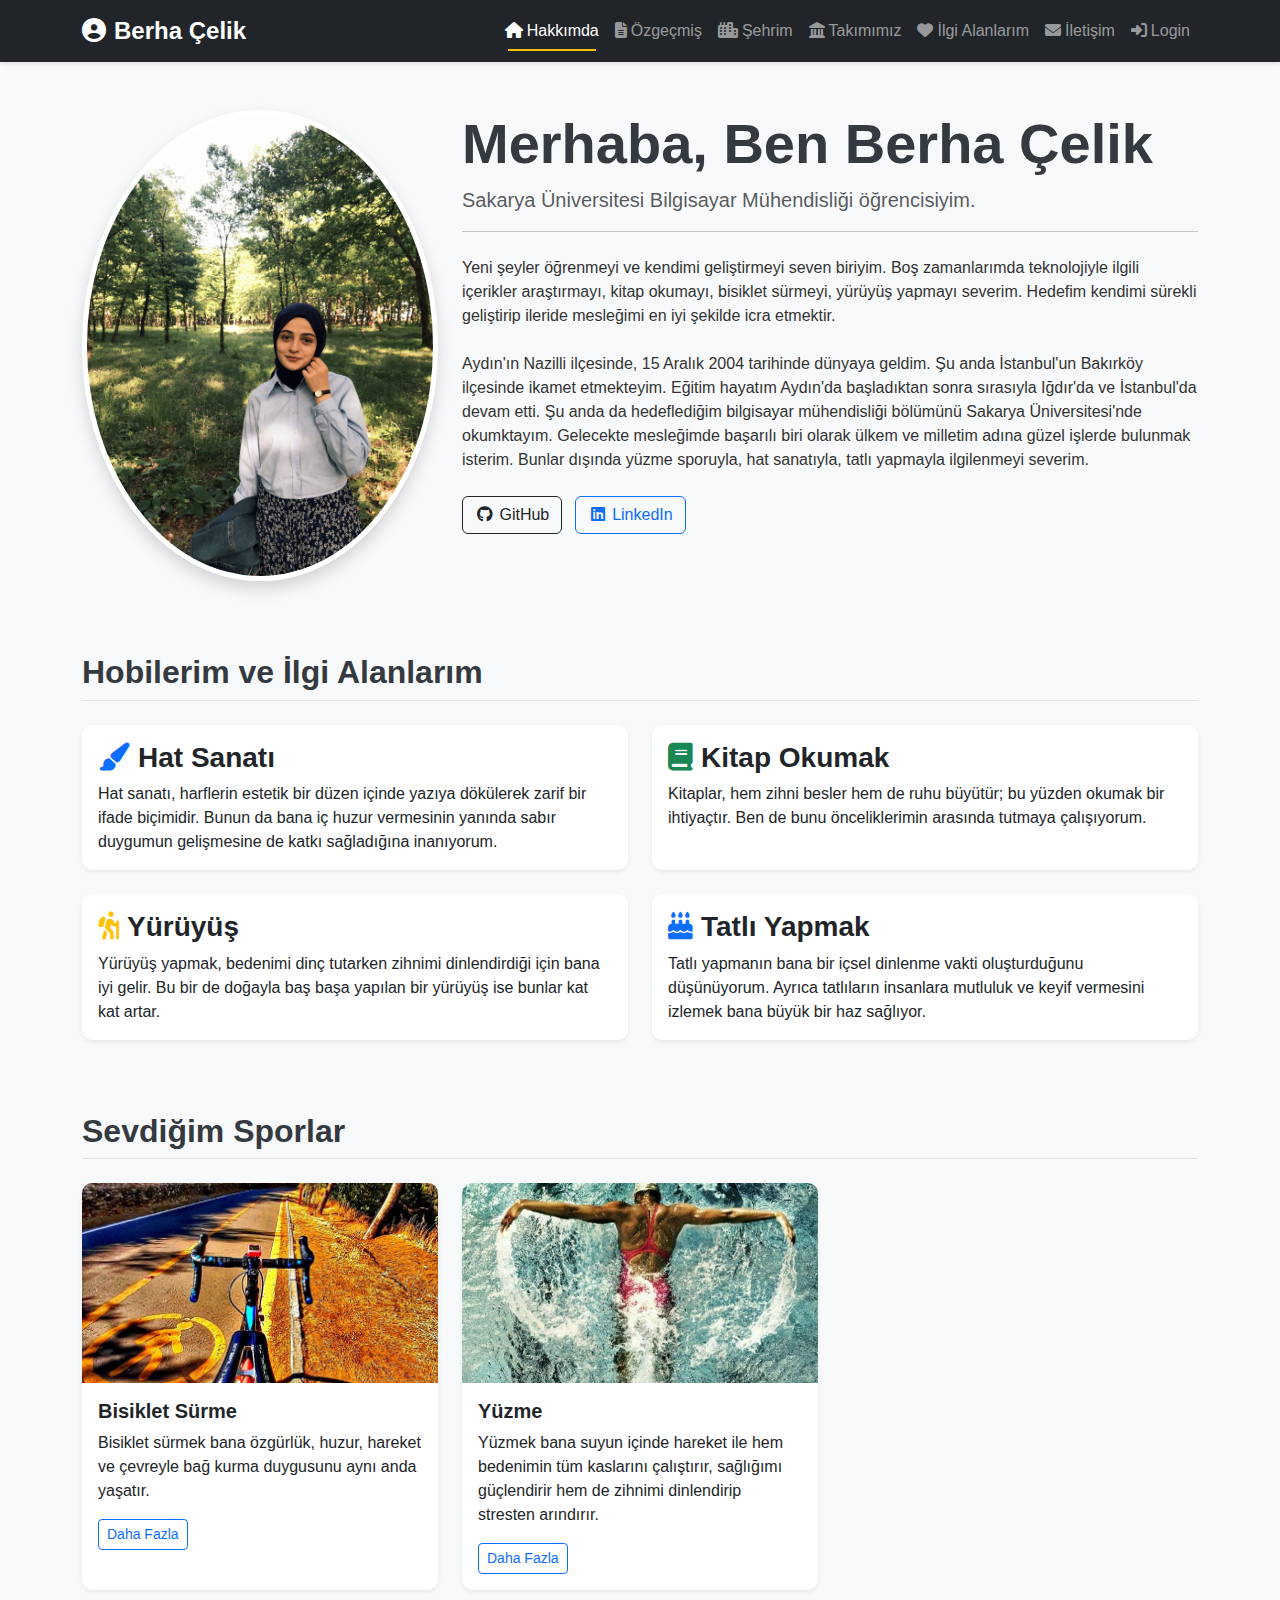
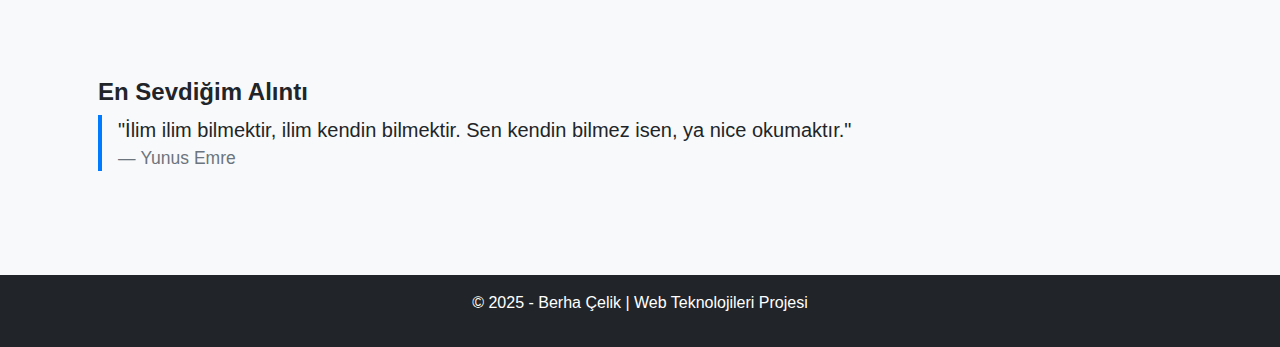
<file: index.html>
<!DOCTYPE html>
<html lang="tr">
<head>
    <meta charset="UTF-8">
    <meta name="viewport" content="width=device-width, initial-scale=1.0">
    <title>Kişisel Web Sitem - Hakkımda</title>
    <!-- Bootstrap CSS -->
    <link href="https://cdn.jsdelivr.net/npm/bootstrap@5.3.2/dist/css/bootstrap.min.css" rel="stylesheet">
    <!-- Font Awesome (ikonlar için) -->
    <link rel="stylesheet" href="https://cdnjs.cloudflare.com/ajax/libs/font-awesome/6.4.0/css/all.min.css">
    <!-- Kendi CSS Dosyamız -->
    <link rel="stylesheet" href="css/style.css">
</head>
<body>
    <header>
        <nav class="navbar navbar-expand-lg navbar-dark bg-dark">
            <div class="container">
                <a class="navbar-brand" href="index.html">
                    <i class="fas fa-user-circle me-2"></i>Berha Çelik
                </a>
                
                <!-- Mobil görünüm için hamburger menü -->
                <button class="navbar-toggler" type="button" data-bs-toggle="collapse" data-bs-target="#navbarNav">
                    <span class="navbar-toggler-icon"></span>
                </button>
                
                <!-- Navbar Linkleri -->
                <div class="collapse navbar-collapse" id="navbarNav">
                    <ul class="navbar-nav ms-auto">
                        <li class="nav-item">
                            <a class="nav-link active" href="index.html">
                                <i class="fas fa-home me-1"></i>Hakkımda
                            </a>
                        </li>
                        <li class="nav-item">
                            <a class="nav-link" href="ozgecmis.html">
                                <i class="fas fa-file-alt me-1"></i>Özgeçmiş
                            </a>
                        </li>
                        <li class="nav-item">
                            <a class="nav-link" href="sehrim.html">
                                <i class="fas fa-city me-1"></i>Şehrim
                            </a>
                        </li>
                        <li class="nav-item">
                            <a class="nav-link" href="takimimiz.html">
                                <i class="fas fa-landmark me-1"></i>Takımımız
                            </a>
                        </li>
                        <li class="nav-item">
                            <a class="nav-link" href="ilgi-alanlarim.html">
                                <i class="fas fa-heart me-1"></i>İlgi Alanlarım
                            </a>
                        </li>
                        <li class="nav-item">
                            <a class="nav-link" href="iletisim.html">
                                <i class="fas fa-envelope me-1"></i>İletişim
                            </a>
                        </li>
                        <li class="nav-item">
                            <a class="nav-link" href="login.html">
                                <i class="fas fa-sign-in-alt me-1"></i>Login
                            </a>
                        </li>
                    </ul>
                </div>
            </div>
        </nav>
    </header>
    
    <main>
    <div class="container my-5">
        <!-- Karşılama Bölümü -->
        <div class="row mb-5">
            <div class="col-md-4 mb-4">
                <img src="img/profilFoto.jpg" alt="Profil Fotoğrafı" class="img-fluid rounded-circle shadow">
            </div>
            <div class="col-md-8">
                <h1 class="display-4">Merhaba, Ben Berha Çelik</h1>
                <p class="lead text-muted">
                    Sakarya Üniversitesi Bilgisayar Mühendisliği öğrencisiyim.
                </p>
                <hr>
                <p class="my-4">
                    Yeni şeyler öğrenmeyi ve kendimi geliştirmeyi seven biriyim. Boş zamanlarımda teknolojiyle ilgili içerikler araştırmayı, kitap okumayı, bisiklet sürmeyi, 
                    yürüyüş yapmayı severim.
                    Hedefim kendimi sürekli geliştirip ileride mesleğimi en iyi şekilde icra etmektir.
                </p>
                <p>
                    Aydın'ın Nazilli ilçesinde, 15 Aralık 2004 tarihinde dünyaya geldim. Şu anda İstanbul'un Bakırköy ilçesinde ikamet etmekteyim. Eğitim hayatım
                    Aydın'da başladıktan sonra sırasıyla Iğdır'da ve İstanbul'da devam etti. Şu anda da hedeflediğim bilgisayar mühendisliği bölümünü Sakarya Üniversitesi'nde 
                    okumktayım. Gelecekte mesleğimde başarılı biri olarak ülkem ve milletim adına güzel işlerde bulunmak isterim. Bunlar dışında yüzme sporuyla, hat sanatıyla,
                    tatlı yapmayla ilgilenmeyi severim.
                </p>

                <div class="mt-4">
                    <a href="https://github.com/BerhaCelik" class="btn btn-outline-dark me-2">
                        <i class="fab fa-github"></i> GitHub
                    </a>
                    <a href="https://www.linkedin.com/in/berha-çelik-627295320" class="btn btn-outline-primary me-2">
                        <i class="fab fa-linkedin"></i> LinkedIn
                        </a>
                </div>
            </div>
        </div>
        
        <!-- Hobilerim Bölümü -->
        <div class="row mt-5">
            <div class="col-12">
                <h2 class="border-bottom pb-2 mb-4">Hobilerim ve İlgi Alanlarım</h2>
            </div>
            
            <div class="col-md-6 mb-4">
                <div class="card h-100 shadow-sm">
                    <div class="card-body">
                        <h3 class="card-title">
                            <i class="fas fa-paint-brush text-primary me-2"></i>Hat Sanatı
                        </h3>
                        <p class="card-text">
                            Hat sanatı, harflerin estetik bir düzen içinde yazıya dökülerek zarif bir ifade biçimidir.
                            Bunun da bana iç huzur vermesinin yanında  sabır duygumun gelişmesine de katkı sağladığına inanıyorum. 
                        </p>
                    </div>
                </div>
            </div>
            
            <div class="col-md-6 mb-4">
                <div class="card h-100 shadow-sm">
                    <div class="card-body">
                        <h3 class="card-title">
                            <i class="fas fa-book text-success me-2"></i>Kitap Okumak
                        </h3>
                        <p class="card-text">
                            Kitaplar, hem zihni besler hem de ruhu büyütür; bu yüzden okumak bir ihtiyaçtır.
                            Ben de bunu önceliklerimin arasında tutmaya çalışıyorum.
                        </p>
                    </div>
                </div>
            </div>
        
            
            <div class="col-md-6 mb-4">
                <div class="card h-100 shadow-sm">
                    <div class="card-body">
                        <h3 class="card-title">
                            <i class="fas fa-hiking text-warning me-2"></i>Yürüyüş
                        </h3>
                        <p class="card-text">
                           Yürüyüş yapmak, bedenimi dinç tutarken zihnimi dinlendirdiği için bana iyi gelir.
                           Bu bir de doğayla baş başa yapılan bir yürüyüş ise bunlar kat kat artar.
                        </p>
                    </div>
                </div>
            </div>

              <div class="col-md-6 mb-4">
                <div class="card h-100 shadow-sm">
                    <div class="card-body">
                        <h3 class="card-title">
                            <i class="fas fa-cake-candles text-primary me-2"></i>Tatlı Yapmak
                        </h3>
                        <p class="card-text">
                            Tatlı yapmanın bana bir içsel dinlenme vakti oluşturduğunu düşünüyorum.
                            Ayrıca tatlıların insanlara mutluluk ve keyif vermesini izlemek bana büyük bir haz sağlıyor.
                        </p>
                    </div>
                </div>
            </div>
        </div>

                  
        
        <!-- Sevdiğim Sporlar Bölümü -->
        <div class="row mt-5">
            <div class="col-12">
                <h2 class="border-bottom pb-2 mb-4">Sevdiğim Sporlar</h2>
            </div>
            
            <div class="col-md-4 col-sm-6 mb-4">
                <div class="card h-100 shadow-sm">
                    <img src="img/bisiklet.jpeg" class="card-img-top" alt="Bisiklet">
                    <div class="card-body">
                        <h5 class="card-title">Bisiklet Sürme</h5>
                        <p class="card-text">Bisiklet sürmek bana özgürlük, huzur, hareket ve çevreyle bağ kurma duygusunu aynı anda yaşatır.</p>
                        <a href="https://bisiklet.gov.tr/" class="btn btn-sm btn-outline-primary">Daha Fazla</a>
                    </div>
                </div>
            </div>
            
            <div class="col-md-4 col-sm-6 mb-4">
                <div class="card h-100 shadow-sm">
                    <img src="img/yüzme.jpeg" class="card-img-top" alt="Yüzme">
                    <div class="card-body">
                        <h5 class="card-title">Yüzme</h5>
                        <p class="card-text">Yüzmek bana suyun içinde hareket ile hem bedenimin tüm kaslarını çalıştırır, sağlığımı güçlendirir hem de zihnimi dinlendirip stresten arındırır.</p>
                        <a href="https://www.tyf.gov.tr/" class="btn btn-sm btn-outline-primary">Daha Fazla</a>
                    </div>
                </div>
            </div>
        </div>
        
        <!-- Favori Alıntılar veya Ekstra Bilgiler (İsteğe Bağlı) -->
        <div class="row mt-5">
            <div class="col-12">
                <div class="card bg-light">
                    <div class="card-body">
                        <h4 class="card-title">En Sevdiğim Alıntı</h4>
                        <blockquote class="blockquote">
                            <p>"İlim ilim bilmektir, ilim kendin bilmektir. Sen kendin bilmez isen, ya nice okumaktır."</p>
                            <footer class="blockquote-footer">Yunus Emre</footer>
                        </blockquote>
                    </div>
                </div>
            </div>
        </div>
    </div>
</main>
    
    <footer class="py-3 mt-4 bg-dark text-white">
        <div class="container text-center">
            <p>&copy; 2025 - Berha Çelik | Web Teknolojileri Projesi</p>
        </div>
    </footer>
    
    <!-- Bootstrap JS -->
    <script src="https://cdn.jsdelivr.net/npm/bootstrap@5.3.2/dist/js/bootstrap.bundle.min.js"></script>
    <!-- Kendi JS Dosyamız -->
    <script src="js/script.js"></script>
</body>
</html>
</file>
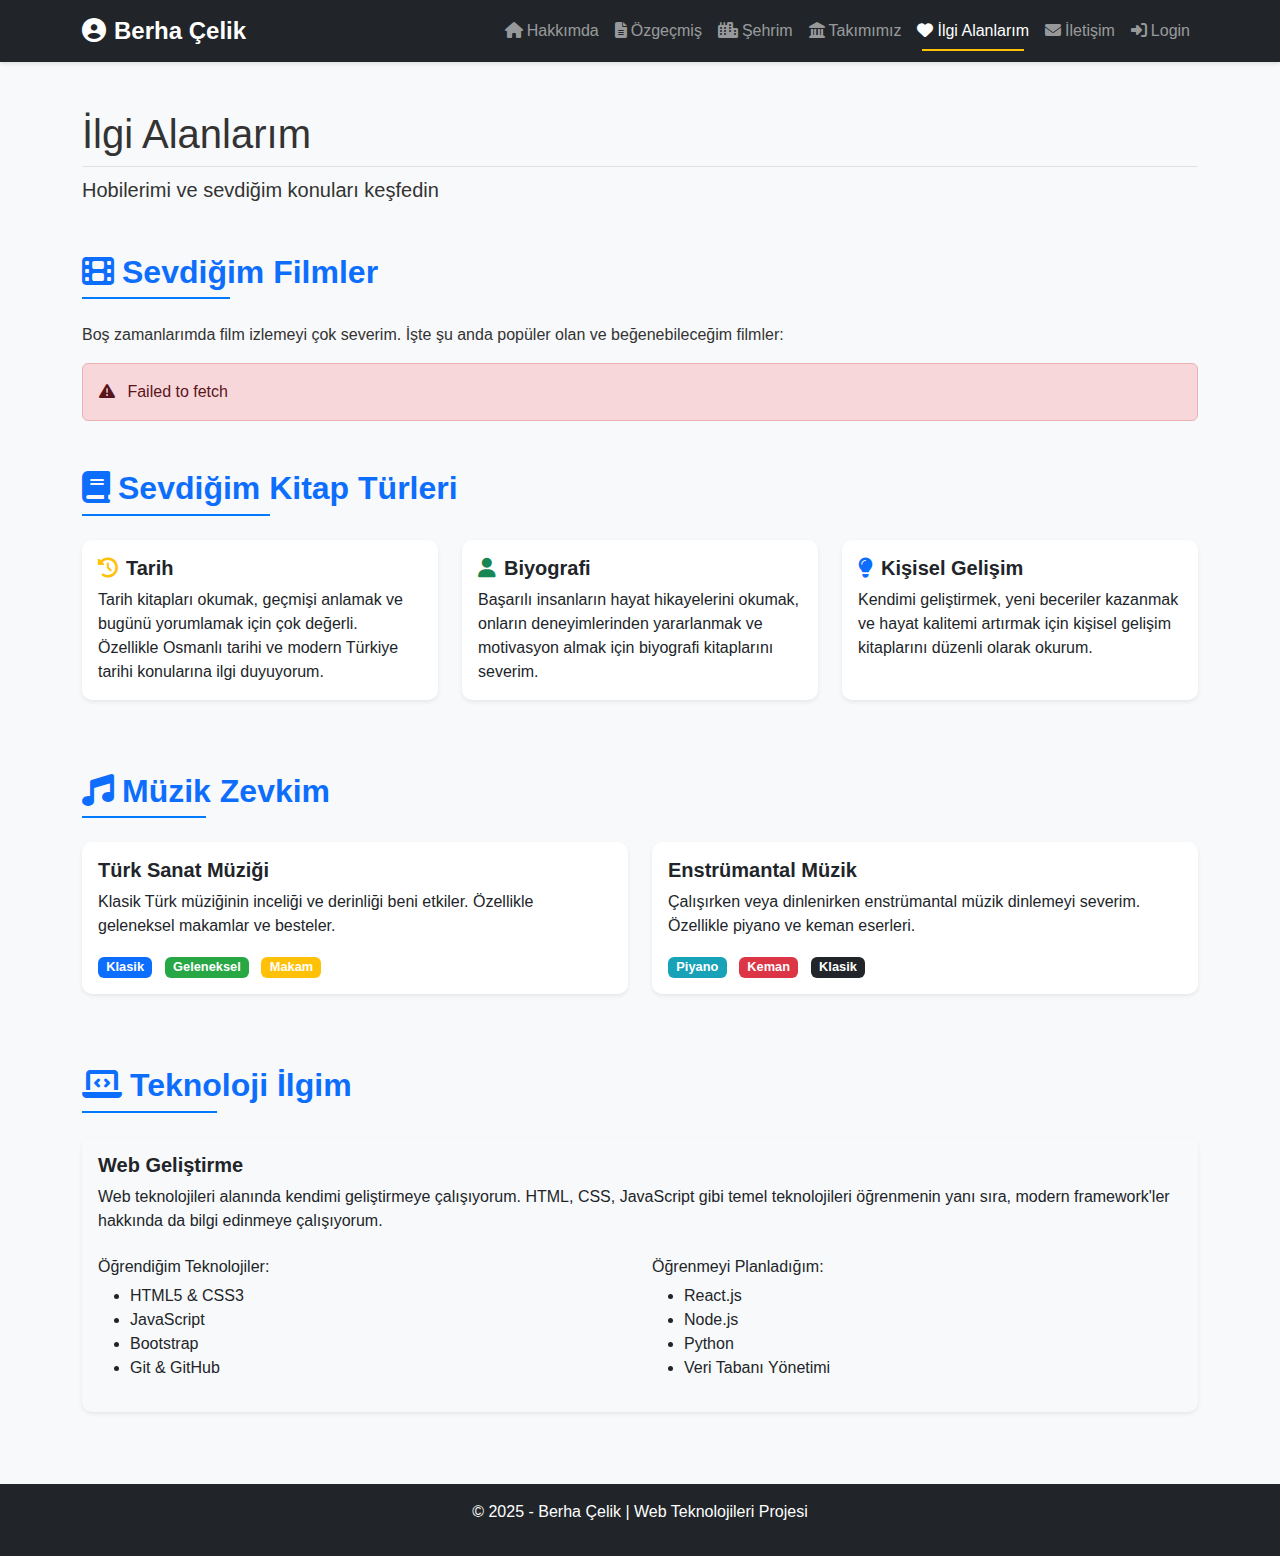
<file: ilgi-alanlarim.html>
<!DOCTYPE html>
<html lang="tr">
<head>
    <meta charset="UTF-8">
    <meta name="viewport" content="width=device-width, initial-scale=1.0">
    <title>Kişisel Web Sitem - İlgi Alanlarım</title>
    <!-- Bootstrap CSS -->
    <link href="https://cdn.jsdelivr.net/npm/bootstrap@5.3.2/dist/css/bootstrap.min.css" rel="stylesheet">
    <!-- Font Awesome (ikonlar için) -->
    <link rel="stylesheet" href="https://cdnjs.cloudflare.com/ajax/libs/font-awesome/6.4.0/css/all.min.css">
    <!-- Kendi CSS Dosyamız -->
    <link rel="stylesheet" href="css/style.css">
</head>
<body>
    <header>
        <nav class="navbar navbar-expand-lg navbar-dark bg-dark">
            <div class="container">
                <a class="navbar-brand" href="index.html">
                    <i class="fas fa-user-circle me-2"></i>Berha Çelik
                </a>
                
                <!-- Mobil görünüm için hamburger menü -->
                <button class="navbar-toggler" type="button" data-bs-toggle="collapse" data-bs-target="#navbarNav">
                    <span class="navbar-toggler-icon"></span>
                </button>
                
                <!-- Navbar Linkleri -->
                <div class="collapse navbar-collapse" id="navbarNav">
                    <ul class="navbar-nav ms-auto">
                       <li class="nav-item">
                            <a class="nav-link" href="index.html">
                                <i class="fas fa-home me-1"></i>Hakkımda
                            </a>
                        </li>
                        <li class="nav-item">
                            <a class="nav-link" href="ozgecmis.html">
                                <i class="fas fa-file-alt me-1"></i>Özgeçmiş
                            </a>
                        </li>
                        <li class="nav-item">
                            <a class="nav-link" href="sehrim.html">
                                <i class="fas fa-city me-1"></i>Şehrim
                            </a>
                        </li>
                        <li class="nav-item">
                            <a class="nav-link" href="takimimiz.html">
                                <i class="fas fa-landmark me-1"></i>Takımımız
                            </a>
                        </li>
                        <li class="nav-item">
                            <a class="nav-link active" href="ilgi-alanlarim.html">
                                <i class="fas fa-heart me-1"></i>İlgi Alanlarım
                            </a>
                        </li>
                        <li class="nav-item">
                            <a class="nav-link" href="iletisim.html">
                                <i class="fas fa-envelope me-1"></i>İletişim
                            </a>
                        </li>
                        <li class="nav-item">
                            <a class="nav-link" href="login.html">
                                <i class="fas fa-sign-in-alt me-1"></i>Login
                            </a>
                        </li>
                    </ul>
                </div>
            </div>
        </nav>
    </header>
    
    <main>
    <div class="container my-5">
        <header class="mb-5">
            <h1 class="border-bottom pb-2">İlgi Alanlarım</h1>
            <p class="lead">Hobilerimi ve sevdiğim konuları keşfedin</p>
        </header>
        
        <!-- Film İlgi Alanı -->
        <section id="filmler" class="mb-5">
            <h2 class="text-primary mb-4">
                <i class="fas fa-film me-2"></i>Sevdiğim Filmler
            </h2>
            <p>Boş zamanlarımda film izlemeyi çok severim. İşte şu anda popüler olan ve beğenebileceğim filmler:</p>
            
            <!-- Yükleniyor mesajı -->
            <div id="filmler-loading" class="text-center">
                <div class="spinner-border text-primary" role="status">
                    <span class="visually-hidden">Yükleniyor...</span>
                </div>
                <p class="mt-2">Filmler yükleniyor...</p>
            </div>
            
            <!-- Hata mesajı -->
            <div id="filmler-error" class="alert alert-danger d-none" role="alert">
                <i class="fas fa-exclamation-triangle me-2"></i>
                Filmler yüklenirken bir hata oluştu. Lütfen daha sonra tekrar deneyin.
            </div>
            
            <!-- Film kartları -->
            <div id="filmler-container" class="row d-none">
                <!-- API'den gelen filmler buraya eklenecek -->
            </div>
            
            <!-- Daha fazla yükle butonu -->
            <div class="text-center mt-4">
                <button id="load-more-films" class="btn btn-outline-primary d-none">
                    <i class="fas fa-plus me-2"></i>Daha Fazla Film Yükle
                </button>
            </div>
        </section>
        
        <!-- Kitap İlgi Alanı (API'siz, statik) -->
        <section id="kitaplar" class="mb-5">
            <h2 class="text-primary mb-4">
                <i class="fas fa-book me-2"></i>Sevdiğim Kitap Türleri
            </h2>
            
            <div class="row">
                <div class="col-md-4 mb-4">
                    <div class="card h-100 shadow-sm">
                        <div class="card-body">
                            <h5 class="card-title">
                                <i class="fas fa-history text-warning me-2"></i>Tarih
                            </h5>
                            <p class="card-text">Tarih kitapları okumak, geçmişi anlamak ve bugünü yorumlamak için çok değerli. Özellikle Osmanlı tarihi ve modern Türkiye tarihi konularına ilgi duyuyorum.</p>
                        </div>
                    </div>
                </div>
                
                <div class="col-md-4 mb-4">
                    <div class="card h-100 shadow-sm">
                        <div class="card-body">
                            <h5 class="card-title">
                                <i class="fas fa-user text-success me-2"></i>Biyografi
                            </h5>
                            <p class="card-text">Başarılı insanların hayat hikayelerini okumak, onların deneyimlerinden yararlanmak ve motivasyon almak için biyografi kitaplarını severim.</p>
                        </div>
                    </div>
                </div>
                
                <div class="col-md-4 mb-4">
                    <div class="card h-100 shadow-sm">
                        <div class="card-body">
                            <h5 class="card-title">
                                <i class="fas fa-lightbulb text-primary me-2"></i>Kişisel Gelişim
                            </h5>
                            <p class="card-text">Kendimi geliştirmek, yeni beceriler kazanmak ve hayat kalitemi artırmak için kişisel gelişim kitaplarını düzenli olarak okurum.</p>
                        </div>
                    </div>
                </div>
            </div>
        </section>
        
        <!-- Müzik İlgi Alanı -->
        <section id="muzik" class="mb-5">
            <h2 class="text-primary mb-4">
                <i class="fas fa-music me-2"></i>Müzik Zevkim
            </h2>
            
            <div class="row">
                <div class="col-md-6 mb-4">
                    <div class="card shadow-sm">
                        <div class="card-body">
                            <h5 class="card-title">Türk Sanat Müziği</h5>
                            <p class="card-text">Klasik Türk müziğinin inceliği ve derinliği beni etkiler. Özellikle geleneksel makamlar ve besteler.</p>
                            <div class="mt-3">
                                <span class="badge bg-primary me-2">Klasik</span>
                                <span class="badge bg-success me-2">Geleneksel</span>
                                <span class="badge bg-warning">Makam</span>
                            </div>
                        </div>
                    </div>
                </div>
                
                <div class="col-md-6 mb-4">
                    <div class="card shadow-sm">
                        <div class="card-body">
                            <h5 class="card-title">Enstrümantal Müzik</h5>
                            <p class="card-text">Çalışırken veya dinlenirken enstrümantal müzik dinlemeyi severim. Özellikle piyano ve keman eserleri.</p>
                            <div class="mt-3">
                                <span class="badge bg-info me-2">Piyano</span>
                                <span class="badge bg-danger me-2">Keman</span>
                                <span class="badge bg-dark">Klasik</span>
                            </div>
                        </div>
                    </div>
                </div>
            </div>
        </section>
        
        <!-- Teknoloji İlgi Alanı -->
        <section id="teknoloji" class="mb-5">
            <h2 class="text-primary mb-4">
                <i class="fas fa-laptop-code me-2"></i>Teknoloji İlgim
            </h2>
            
            <div class="card bg-light shadow-sm">
                <div class="card-body">
                    <h5 class="card-title">Web Geliştirme</h5>
                    <p class="card-text">Web teknolojileri alanında kendimi geliştirmeye çalışıyorum. HTML, CSS, JavaScript gibi temel teknolojileri öğrenmenin yanı sıra, modern framework'ler hakkında da bilgi edinmeye çalışıyorum.</p>
                    
                    <div class="row mt-4">
                        <div class="col-md-6">
                            <h6>Öğrendiğim Teknolojiler:</h6>
                            <ul>
                                <li>HTML5 & CSS3</li>
                                <li>JavaScript</li>
                                <li>Bootstrap</li>
                                <li>Git & GitHub</li>
                            </ul>
                        </div>
                        <div class="col-md-6">
                            <h6>Öğrenmeyi Planladığım:</h6>
                            <ul>
                                <li>React.js</li>
                                <li>Node.js</li>
                                <li>Python</li>
                                <li>Veri Tabanı Yönetimi</li>
                            </ul>
                        </div>
                    </div>
                </div>
            </div>
        </section>
    </div>
</main>
    
    <footer class="py-3 mt-4 bg-dark text-white">
        <div class="container text-center">
            <p>&copy; 2025 - Berha Çelik | Web Teknolojileri Projesi</p>
        </div>
    </footer>
    
    <!-- Bootstrap JS -->
    <script src="https://cdn.jsdelivr.net/npm/bootstrap@5.3.2/dist/js/bootstrap.bundle.min.js"></script>
    <!-- Kendi JS Dosyamız -->
    <script src="js/script.js"></script>
</body>
</html>
</file>
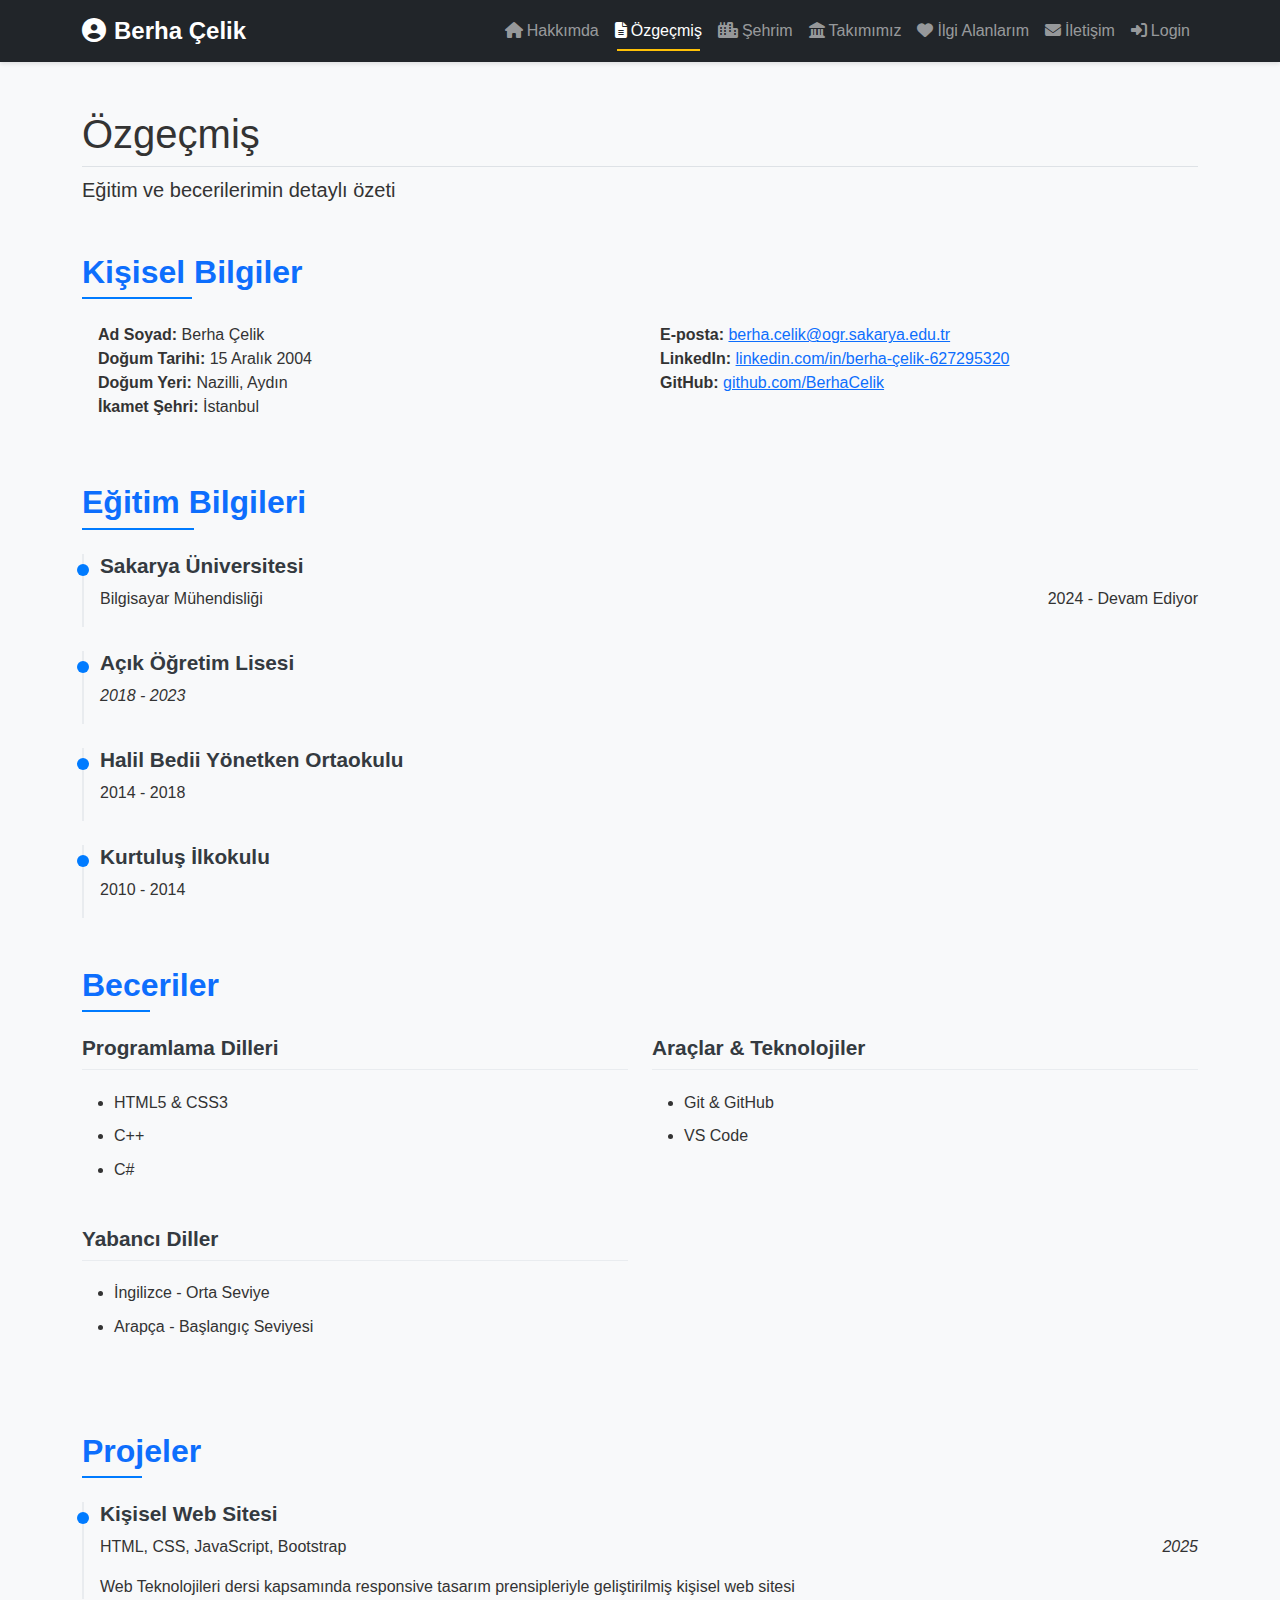
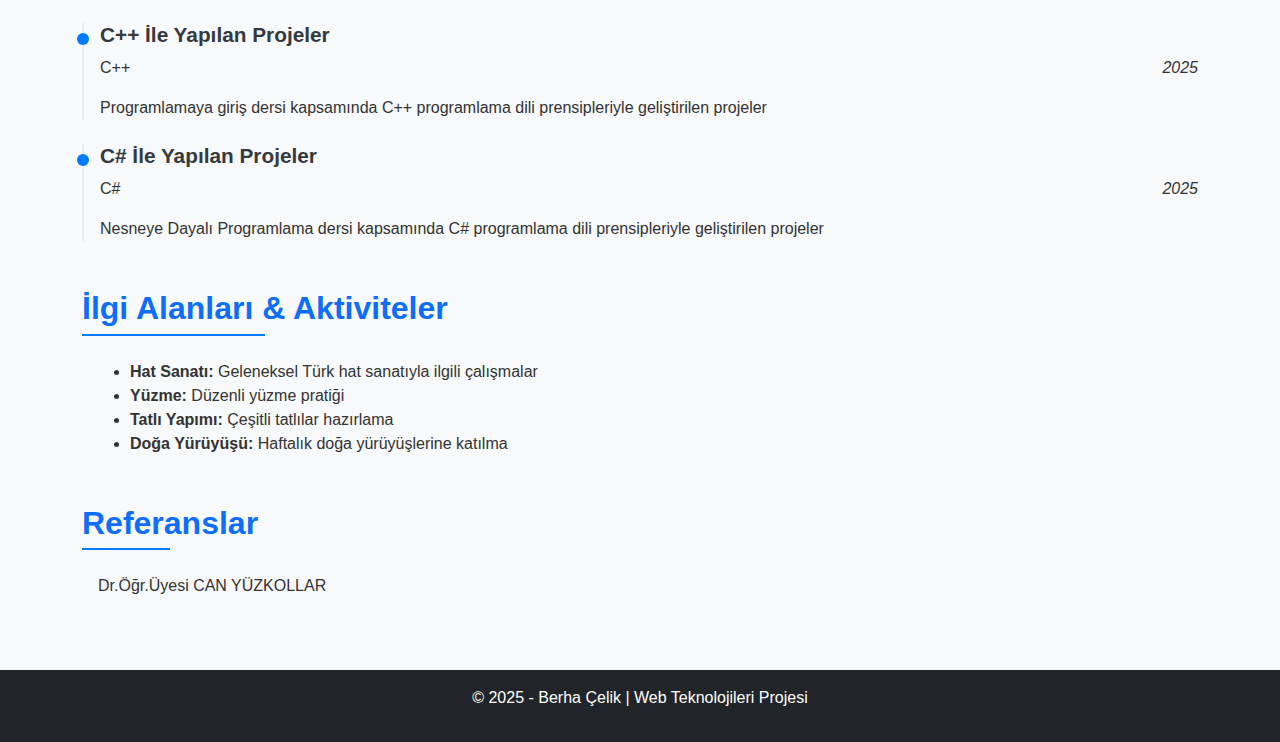
<file: ozgecmis.html>
<!DOCTYPE html>
<html lang="tr">
<head>
    <meta charset="UTF-8">
    <meta name="viewport" content="width=device-width, initial-scale=1.0">
    <title>Kişisel Web Sitem - Özgeçmiş</title>
    <!-- Bootstrap CSS -->
    <link href="https://cdn.jsdelivr.net/npm/bootstrap@5.3.2/dist/css/bootstrap.min.css" rel="stylesheet">
    <!-- Font Awesome (ikonlar için) -->
    <link rel="stylesheet" href="https://cdnjs.cloudflare.com/ajax/libs/font-awesome/6.4.0/css/all.min.css">
    <!-- Kendi CSS Dosyamız -->
    <link rel="stylesheet" href="css/style.css">
</head>
<body>
    <header>
        <nav class="navbar navbar-expand-lg navbar-dark bg-dark">
            <div class="container">
                <a class="navbar-brand" href="index.html">
                    <i class="fas fa-user-circle me-2"></i>Berha Çelik
                </a>
                
                <!-- Mobil görünüm için hamburger menü -->
                <button class="navbar-toggler" type="button" data-bs-toggle="collapse" data-bs-target="#navbarNav">
                    <span class="navbar-toggler-icon"></span>
                </button>
                
                <!-- Navbar Linkleri -->
                <div class="collapse navbar-collapse" id="navbarNav">
                    <ul class="navbar-nav ms-auto">
                       <li class="nav-item">
                            <a class="nav-link" href="index.html">
                                <i class="fas fa-home me-1"></i>Hakkımda
                            </a>
                        </li>
                        <li class="nav-item">
                            <a class="nav-link active" href="ozgecmis.html">
                                <i class="fas fa-file-alt me-1"></i>Özgeçmiş
                            </a>
                        </li>
                        <li class="nav-item">
                            <a class="nav-link" href="sehrim.html">
                                <i class="fas fa-city me-1"></i>Şehrim
                            </a>
                        </li>
                        <li class="nav-item">
                            <a class="nav-link" href="takimimiz.html">
                                <i class="fas fa-landmark me-1"></i>Takımımız
                            </a>
                        </li>
                        <li class="nav-item">
                            <a class="nav-link" href="ilgi-alanlarim.html">
                                <i class="fas fa-heart me-1"></i>İlgi Alanlarım
                            </a>
                        </li>
                        <li class="nav-item">
                            <a class="nav-link" href="iletisim.html">
                                <i class="fas fa-envelope me-1"></i>İletişim
                            </a>
                        </li>
                        <li class="nav-item">
                            <a class="nav-link" href="login.html">
                                <i class="fas fa-sign-in-alt me-1"></i>Login
                            </a>
                        </li>
                    </ul>
                </div>
            </div>
        </nav>
    </header>
    
    <main>
    <div class="container my-5">
        <header class="mb-5">
            <h1 class="border-bottom pb-2">Özgeçmiş</h1>
            <p class="lead">Eğitim ve becerilerimin detaylı özeti</p>
        </header>

        <!-- Kişisel Bilgiler -->
        <section id="kisisel-bilgiler" class="mb-5">
            <h2 class="text-primary mb-4">Kişisel Bilgiler</h2>
            <article class="ps-3">
                <div class="row">
                    <div class="col-md-6">
                        <ul class="list-unstyled">
                            <li><strong>Ad Soyad:</strong> Berha Çelik</li>
                            <li><strong>Doğum Tarihi:</strong> 15 Aralık 2004</li>
                            <li><strong>Doğum Yeri:</strong> Nazilli, Aydın</li>
                            <li><strong>İkamet Şehri:</strong> İstanbul</li>
                        </ul>
                    </div>
                    <div class="col-md-6">
                        <ul class="list-unstyled">
                            <li><strong>E-posta:</strong> <a href="berha.celik@ogr.sakarya.edu.tr">berha.celik@ogr.sakarya.edu.tr</a></li>
                            <li><strong>LinkedIn:</strong> <a href="https://www.linkedin.com/in/berha-çelik-627295320" target="_blank">linkedin.com/in/berha-çelik-627295320</a></li>
                            <li><strong>GitHub:</strong> <a href="https://github.com/BerhaCelik" target="_blank">github.com/BerhaCelik</a></li>
                        </ul>
                    </div>
                </div>
            </article>
        </section>

        <!-- Eğitim Bilgileri -->
        <section id="egitim" class="mb-5">
            <h2 class="text-primary mb-4">Eğitim Bilgileri</h2>
            
            <article class="ps-3 mb-4">
                <h3>Sakarya Üniversitesi</h3>
                <div class="d-flex justify-content-between">
                    <p>Bilgisayar Mühendisliği</p>
                    <p>2024 - Devam Ediyor</p>
                </div>
            </article>
            
            <article class="ps-3 mb-4">
                <h3>Açık Öğretim Lisesi</h3>
                <div class="d-flex justify-content-between">
                    <p><em>2018 - 2023</em></p>
                </div>
            </article>

            <article class="ps-3 mb-4">
                <h3>Halil Bedii Yönetken Ortaokulu</h3>
                <div class="d-flex justify-content-between">
                    <p>2014 - 2018</p>
                </div>
            </article>

            <article class="ps-3 mb-4">
                <h3>Kurtuluş İlkokulu</h3>
                <div class="d-flex justify-content-between">
                    <p>2010 - 2014</p>
                </div>
            </article>

        </section>

        <!-- Beceriler -->
        <section id="beceriler" class="mb-5">
            <h2 class="text-primary mb-4">Beceriler</h2>
            
            <div class="row">
                <!-- Programlama Dilleri -->
                <div class="col-md-6 mb-4">
                    <article>
                        <h3>Programlama Dilleri</h3>
                        <ul>
                            <li>HTML5 & CSS3</li>
                            <li>C++</li>
                            <li>C#</li>
                        </ul>
                    </article>
                </div>
                
                <!-- Araçlar & Teknolojiler -->
                <div class="col-md-6 mb-4">
                    <article>
                        <h3>Araçlar & Teknolojiler</h3>
                        <ul>
                            <li>Git & GitHub</li>
                            <li>VS Code</li>
                        </ul>
                    </article>
                </div>
                
                <!-- Yabancı Diller -->
                <div class="col-md-6 mb-4">
                    <article>
                        <h3>Yabancı Diller</h3>
                        <ul>
                            <li>İngilizce - Orta Seviye</li>
                            <li>Arapça - Başlangıç Seviyesi</li>
                        </ul>
                    </article>
                </div>
            </div>
        </section>

        <!-- Projeler -->
        <section id="projeler" class="mb-5">
            <h2 class="text-primary mb-4">Projeler</h2>
            
            <article class="ps-3 mb-4">
                <h3>Kişisel Web Sitesi</h3>
                <div class="d-flex justify-content-between">
                    <p>HTML, CSS, JavaScript, Bootstrap</p>
                    <p><em>2025</em></p>
                </div>
                <p>Web Teknolojileri dersi kapsamında responsive tasarım prensipleriyle geliştirilmiş kişisel web sitesi</p>
            </article>
            
            <article class="ps-3 mb-4">
                <h3>C++ İle Yapılan Projeler</h3>
                <div class="d-flex justify-content-between">
                    <p>C++</p>
                    <p><em>2025</em></p>
                </div>
                <p>Programlamaya giriş dersi kapsamında C++ programlama dili prensipleriyle geliştirilen projeler</p>
            </article>

            <article class="ps-3 mb-4">
                <h3>C# İle Yapılan Projeler</h3>
                <div class="d-flex justify-content-between">
                    <p>C#</p>
                    <p><em>2025</em></p>
                </div>
                <p>Nesneye Dayalı Programlama dersi kapsamında C# programlama dili prensipleriyle geliştirilen projeler</p>
            </article>
        </section>

        <!-- İlgi Alanları & Aktiviteler -->
        <section id="ilgi-alanlari" class="mb-5">
            <h2 class="text-primary mb-4">İlgi Alanları & Aktiviteler</h2>
            
            <article class="ps-3">
                <ul>
                    <li><strong>Hat Sanatı:</strong> Geleneksel Türk hat sanatıyla ilgili çalışmalar </li>
                    <li><strong>Yüzme:</strong> Düzenli yüzme pratiği</li>
                    <li><strong>Tatlı Yapımı:</strong> Çeşitli tatlılar hazırlama</li>
                    <li><strong>Doğa Yürüyüşü:</strong> Haftalık doğa yürüyüşlerine katılma</li>
                </ul>
            </article>
        </section>
        
        <!-- Referanslar (İsteğe Bağlı) -->
        <section id="referanslar">
            <h2 class="text-primary mb-4">Referanslar</h2>
            
            <article class="ps-3">
                <p>Dr.Öğr.Üyesi CAN YÜZKOLLAR</p>
            </article>
        </section>
    </div>
</main>
    
    <footer class="py-3 mt-4 bg-dark text-white">
        <div class="container text-center">
            <p>&copy; 2025 - Berha Çelik | Web Teknolojileri Projesi</p>
        </div>
    </footer>
    
    <!-- Bootstrap JS -->
    <script src="https://cdn.jsdelivr.net/npm/bootstrap@5.3.2/dist/js/bootstrap.bundle.min.js"></script>
    <!-- Kendi JS Dosyamız -->
    <script src="js/script.js"></script>
</body>
</html>
</file>
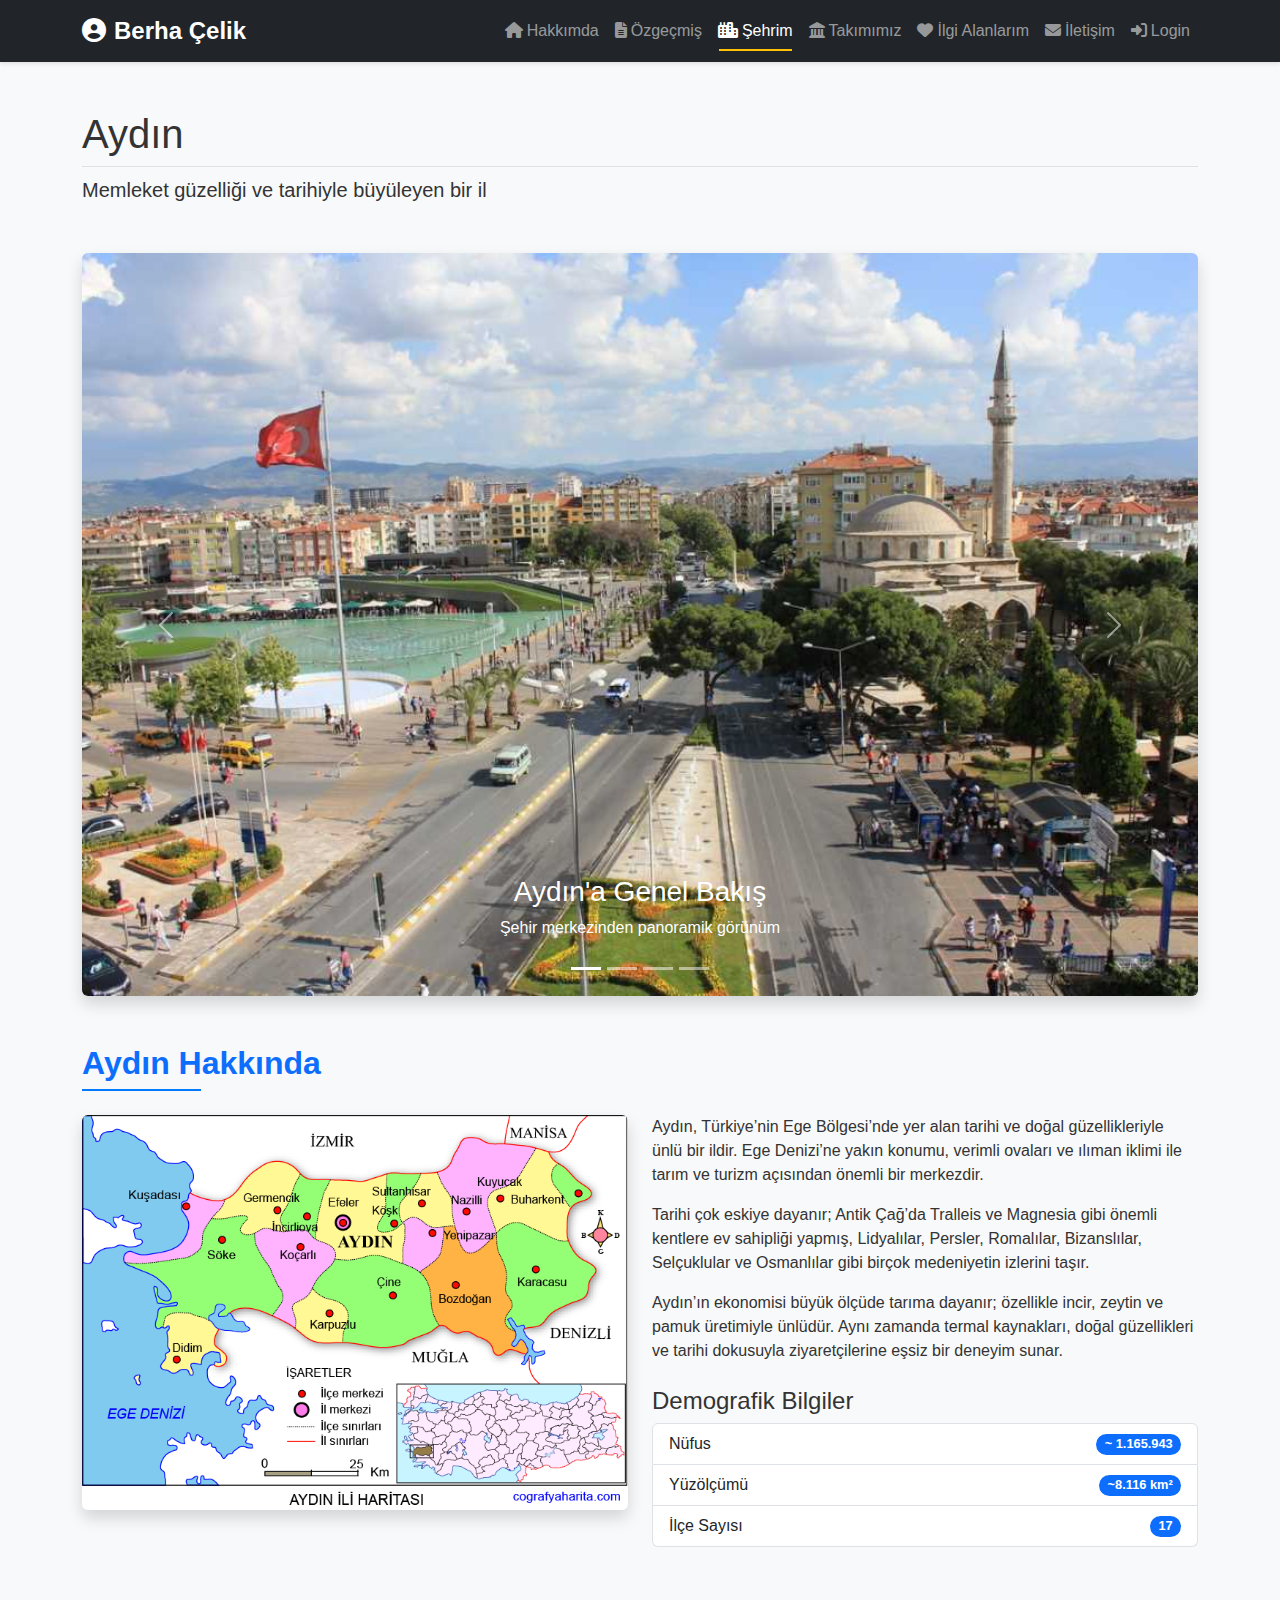
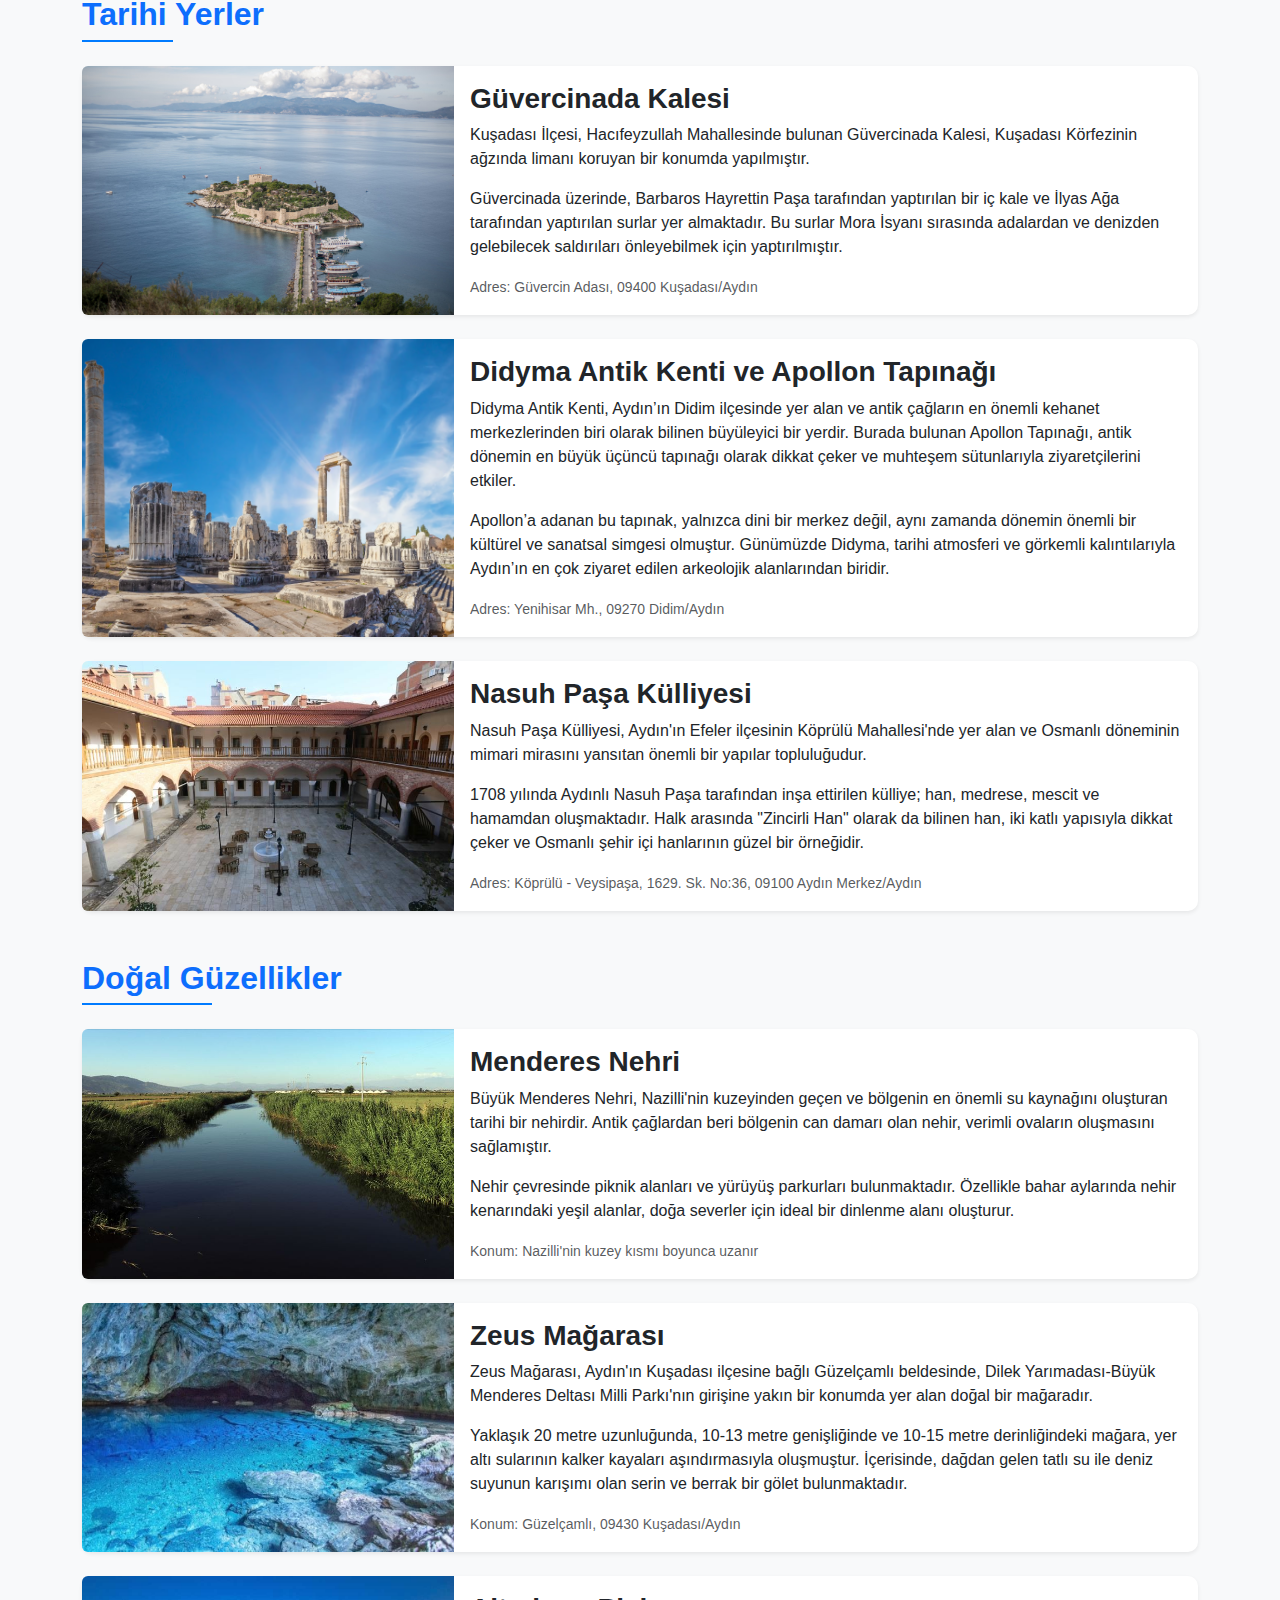
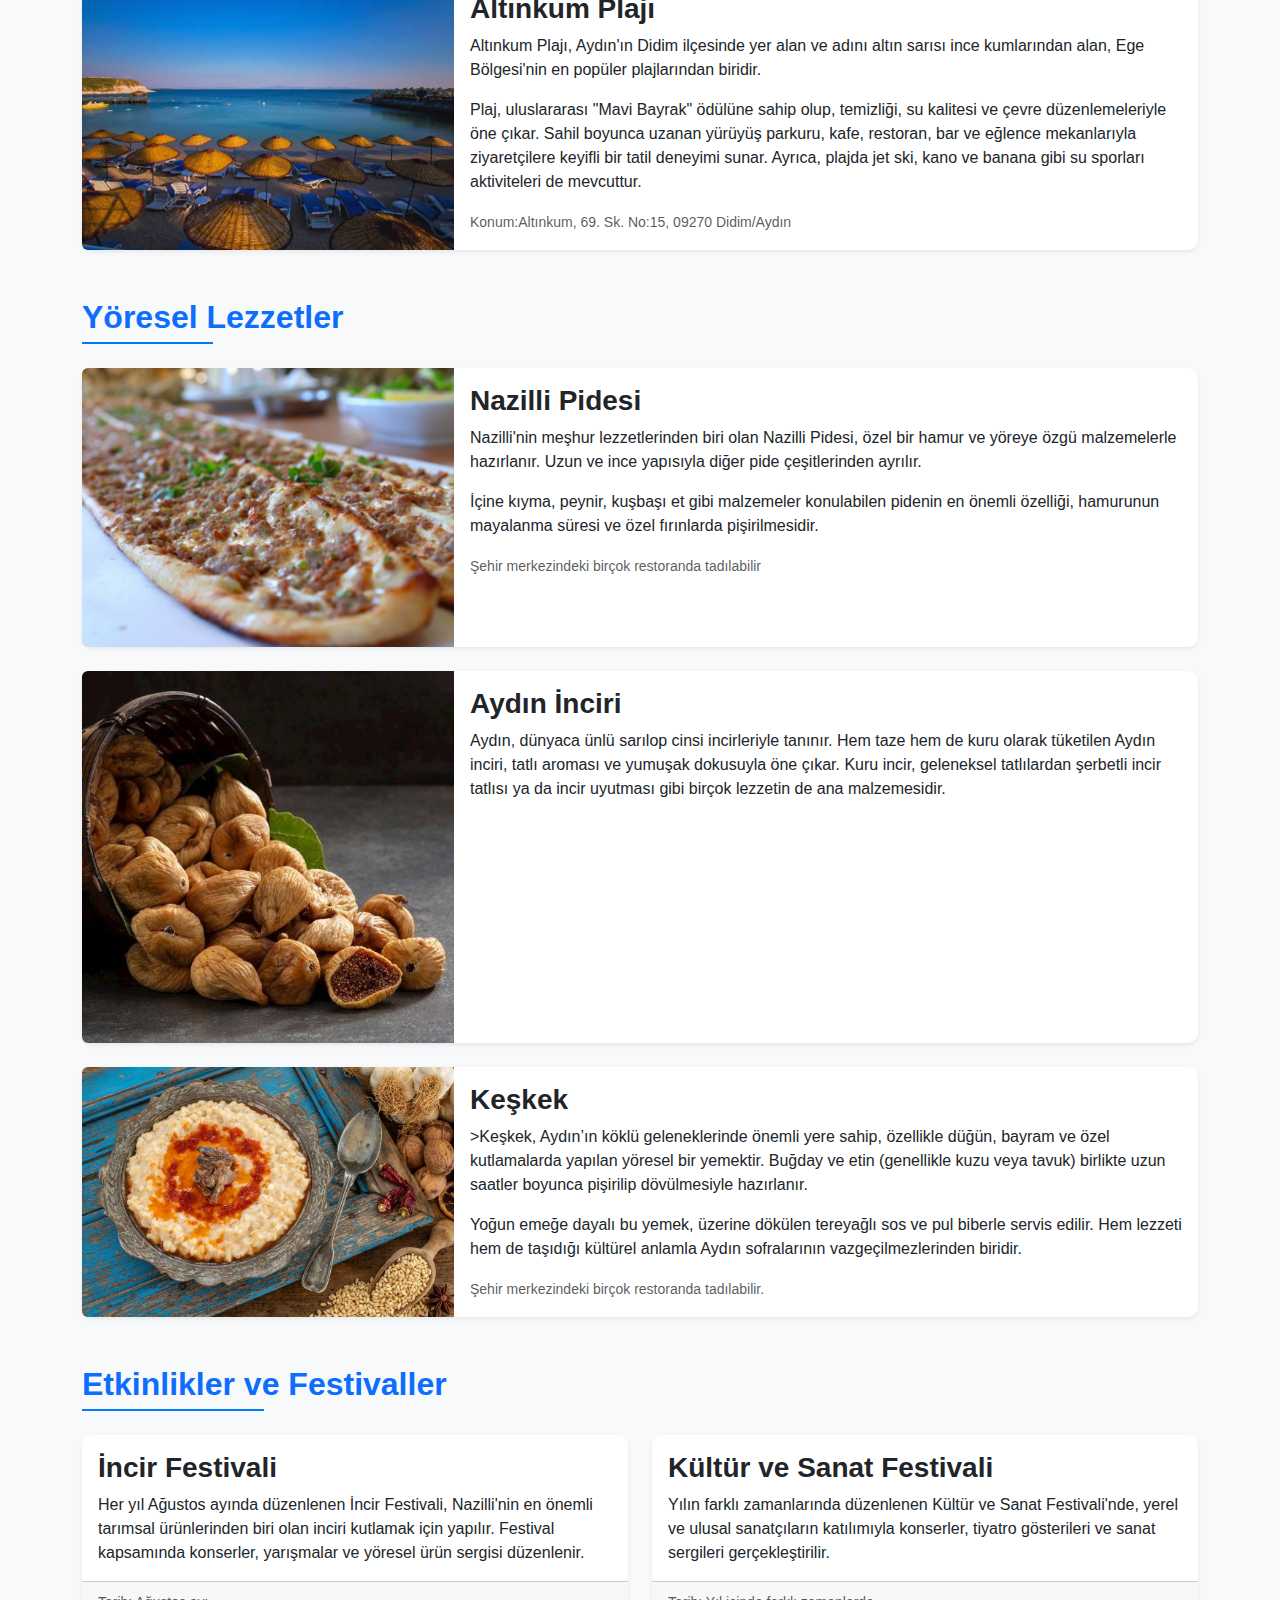
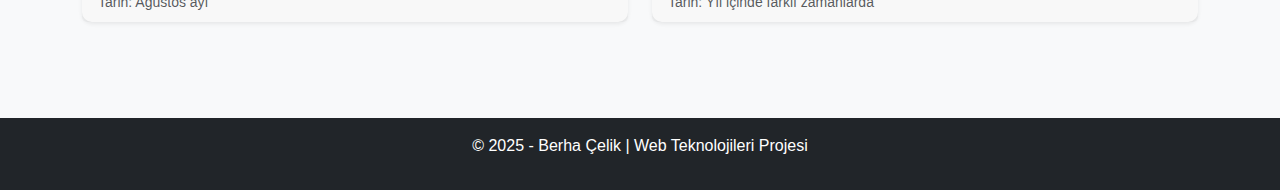
<file: sehrim.html>
<!DOCTYPE html>
<html lang="tr">
<head>
    <meta charset="UTF-8">
    <meta name="viewport" content="width=device-width, initial-scale=1.0">
    <title>Kişisel Web Sitem - Şehrim</title>
    <!-- Bootstrap CSS -->
    <link href="https://cdn.jsdelivr.net/npm/bootstrap@5.3.2/dist/css/bootstrap.min.css" rel="stylesheet">
    <!-- Font Awesome (ikonlar için) -->
    <link rel="stylesheet" href="https://cdnjs.cloudflare.com/ajax/libs/font-awesome/6.4.0/css/all.min.css">
    <!-- Kendi CSS Dosyamız -->
    <link rel="stylesheet" href="css/style.css">
</head>
<body>
    <header>
        <nav class="navbar navbar-expand-lg navbar-dark bg-dark">
            <div class="container">
                <a class="navbar-brand" href="index.html">
                    <i class="fas fa-user-circle me-2"></i>Berha Çelik
                </a>
                
                <!-- Mobil görünüm için hamburger menü -->
                <button class="navbar-toggler" type="button" data-bs-toggle="collapse" data-bs-target="#navbarNav">
                    <span class="navbar-toggler-icon"></span>
                </button>
                
                <!-- Navbar Linkleri -->
                <div class="collapse navbar-collapse" id="navbarNav">
                    <ul class="navbar-nav ms-auto">
                        <li class="nav-item">
                            <a class="nav-link" href="index.html">
                                <i class="fas fa-home me-1"></i>Hakkımda
                            </a>
                        </li>
                        <li class="nav-item">
                            <a class="nav-link" href="ozgecmis.html">
                                <i class="fas fa-file-alt me-1"></i>Özgeçmiş
                            </a>
                        </li>
                        <li class="nav-item">
                            <a class="nav-link active" href="sehrim.html">
                                <i class="fas fa-city me-1"></i>Şehrim
                            </a>
                        </li>
                        <li class="nav-item">
                            <a class="nav-link" href="takimimiz.html">
                                <i class="fas fa-landmark me-1"></i>Takımımız
                            </a>
                        </li>
                        <li class="nav-item">
                            <a class="nav-link" href="ilgi-alanlarim.html">
                                <i class="fas fa-heart me-1"></i>İlgi Alanlarım
                            </a>
                        </li>
                        <li class="nav-item">
                            <a class="nav-link" href="iletisim.html">
                                <i class="fas fa-envelope me-1"></i>İletişim
                            </a>
                        </li>
                        <li class="nav-item">
                            <a class="nav-link" href="login.html">
                                <i class="fas fa-sign-in-alt me-1"></i>Login
                            </a>
                        </li>
                    </ul>
                </div>
            </div>
        </nav>
    </header>
    
    <main>
    <div class="container my-5">
        <header class="mb-5">
            <h1 class="border-bottom pb-2">Aydın</h1>
            <p class="lead">Memleket güzelliği ve tarihiyle büyüleyen bir il</p>
        </header>
        
        <!-- Slider Bölümü -->
        <section id="sehir-slider" class="mb-5">
            <div id="sehirCarousel" class="carousel slide" data-bs-ride="carousel">
                <!-- Slider Göstergeleri -->
                <div class="carousel-indicators">
                    <button type="button" data-bs-target="#sehirCarousel" data-bs-slide-to="0" class="active" aria-current="true"></button>
                    <button type="button" data-bs-target="#sehirCarousel" data-bs-slide-to="1"></button>
                    <button type="button" data-bs-target="#sehirCarousel" data-bs-slide-to="2"></button>
                    <button type="button" data-bs-target="#sehirCarousel" data-bs-slide-to="3"></button>
                </div>
                
                <!-- Slider İçeriği -->
                <div class="carousel-inner rounded shadow">
                    <div class="carousel-item active">
                        <a href="https://aydin.bel.tr/">
                            <img src="img/aydın1.jpeg" class="d-block w-100" alt="Aydın Genel Görünüm">
                            <div class="carousel-caption d-none d-md-block">
                                <h3>Aydın'a Genel Bakış</h3>
                                <p>Şehir merkezinden panoramik görünüm</p>
                            </div>
                        </a>
                    </div>
                    <div class="carousel-item">
                        <a href="https://aydin.ktb.gov.tr/TR-64446/tarihi-yapilar.html">
                            <img src="img/yer4.jpg" class="d-block w-100" alt="Aydın Tarihi Yerler">
                            <div class="carousel-caption d-none d-md-block">
                                <h3>Tarihi Yerler</h3>
                                <p>Aydın'ın tarihi ve kültürel mirası</p>
                            </div>
                        </a>
                    </div>
                    <div class="carousel-item">
                        <a href="https://onedio.com/haber/aydin-da-gezilecek-yerler-nerelerdir-dogal-guzellikleriyle-bilinen-aydin-da-mutlaka-gormeniz-gereken-rotalar-1046949">
                            <img src="img/yer2.jpg" class="d-block w-100" alt="Aydın Doğal Güzellikler">
                            <div class="carousel-caption d-none d-md-block">
                                <h3>Doğal Güzellikler</h3>
                                <p>Doğal manzaralar </p>
                            </div>
                        </a>
                    </div>
                    <div class="carousel-item">
                        <a href="https://aydin.ktb.gov.tr/TR-64515/yoresel-yemekler.html">
                            <img src="img/yemekler.jpeg" class="d-block w-100" alt="Aydın Yöresel Lezzetler">
                            <div class="carousel-caption d-none d-md-block">
                                <h3>Yöresel Lezzetler</h3>
                                <p>Aydın'ın meşhur yemekleri</p>
                            </div>
                        </a>
                    </div>
                </div>
                
                <!-- Slider Kontrolleri -->
                <button class="carousel-control-prev" type="button" data-bs-target="#sehirCarousel" data-bs-slide="prev">
                    <span class="carousel-control-prev-icon" aria-hidden="true"></span>
                    <span class="visually-hidden">Önceki</span>
                </button>
                <button class="carousel-control-next" type="button" data-bs-target="#sehirCarousel" data-bs-slide="next">
                    <span class="carousel-control-next-icon" aria-hidden="true"></span>
                    <span class="visually-hidden">Sonraki</span>
                </button>
            </div>
        </section>
        
        <!-- Şehir Hakkında Genel Bilgi -->
        <section id="genel-bilgi" class="mb-5">
            <h2 class="text-primary mb-4">Aydın Hakkında</h2>
            <div class="row">
                <div class="col-md-6 mb-4">
                    <img src="img/şehirgenel.png" class="img-fluid rounded shadow" alt="Aydın Genel">
                </div>
                <div class="col-md-6">
                    <p>Aydın, Türkiye’nin Ege Bölgesi’nde yer alan tarihi ve doğal güzellikleriyle ünlü bir ildir. Ege Denizi’ne yakın konumu, verimli ovaları ve ılıman iklimi ile tarım ve turizm açısından önemli bir merkezdir.</p>
                    <p>Tarihi çok eskiye dayanır; Antik Çağ’da Tralleis ve Magnesia gibi önemli kentlere ev sahipliği yapmış, Lidyalılar, Persler, Romalılar, Bizanslılar, Selçuklular ve Osmanlılar gibi birçok medeniyetin izlerini taşır.</p>
                    <p> Aydın’ın ekonomisi büyük ölçüde tarıma dayanır; özellikle incir, zeytin ve pamuk üretimiyle ünlüdür. Aynı zamanda termal kaynakları, doğal güzellikleri ve tarihi dokusuyla ziyaretçilerine eşsiz bir deneyim sunar.</p>
                    
                    <h4 class="mt-4">Demografik Bilgiler</h4>
                    <ul class="list-group">
                        <li class="list-group-item d-flex justify-content-between align-items-center">
                            Nüfus
                            <span class="badge bg-primary rounded-pill">~ 1.165.943</span>
                        </li>
                        <li class="list-group-item d-flex justify-content-between align-items-center">
                            Yüzölçümü
                            <span class="badge bg-primary rounded-pill">~8.116 km²</span>
                        </li>
                        <li class="list-group-item d-flex justify-content-between align-items-center">
                            İlçe Sayısı
                            <span class="badge bg-primary rounded-pill">17</span>
                        </li>
                    </ul>
                </div>
            </div>
        </section>
        
        <!-- Tarihi Yerler -->
        <section id="tarihi-yerler" class="mb-5">
            <h2 class="text-primary mb-4">Tarihi Yerler</h2>
            
            <div class="card mb-4 shadow-sm">
                <div class="row g-0">
                    <div class="col-md-4">
                        <img src="img/yer1.jpg" class="img-fluid rounded-start h-100 object-fit-cover" alt="Nazilli Arkeoloji Müzesi">
                    </div>
                    <div class="col-md-8">
                        <div class="card-body">
                            <h3 class="card-title">Güvercinada Kalesi</h3>
                            <p class="card-text">Kuşadası İlçesi, Hacıfeyzullah Mahallesinde bulunan Güvercinada Kalesi, Kuşadası Körfezinin ağzında limanı koruyan bir konumda yapılmıştır.</p>
                            <p class="card-text">Güvercinada üzerinde, Barbaros Hayrettin Paşa tarafından yaptırılan bir iç kale ve İlyas Ağa tarafından yaptırılan surlar yer almaktadır. Bu surlar Mora İsyanı sırasında adalardan ve denizden gelebilecek saldırıları önleyebilmek için yaptırılmıştır.</p>
                            <p class="card-text"><small class="text-muted">Adres: Güvercin Adası, 09400 Kuşadası/Aydın</small></p>
                        </div>
                    </div>
                </div>
            </div>
            
            <div class="card mb-4 shadow-sm">
                <div class="row g-0">
                    <div class="col-md-4">
                        <img src="img/didyma.avif" class="img-fluid rounded-start h-100 object-fit-cover" alt="Didyma Antik Kenti">
                    </div>
                    <div class="col-md-8">
                        <div class="card-body">
                            <h3 class="card-title">Didyma Antik Kenti ve Apollon Tapınağı</h3>
                            <p class="card-text">Didyma Antik Kenti, Aydın’ın Didim ilçesinde yer alan ve antik çağların en önemli kehanet merkezlerinden biri olarak bilinen büyüleyici bir yerdir. Burada bulunan Apollon Tapınağı, antik dönemin en büyük üçüncü tapınağı olarak dikkat çeker ve muhteşem sütunlarıyla ziyaretçilerini etkiler.</p>
                            <p class="card-text">Apollon’a adanan bu tapınak, yalnızca dini bir merkez değil, aynı zamanda dönemin önemli bir kültürel ve sanatsal simgesi olmuştur. Günümüzde Didyma, tarihi atmosferi ve görkemli kalıntılarıyla Aydın’ın en çok ziyaret edilen arkeolojik alanlarından biridir.</p>
                            <p class="card-text"><small class="text-muted">Adres:  Yenihisar Mh., 09270 Didim/Aydın</small></p>
                        </div>
                    </div>
                </div>
            </div>

            <div class="card mb-4 shadow-sm">
                <div class="row g-0">
                    <div class="col-md-4">
                        <img src="img/npk.jpg" class="img-fluid rounded-start h-100 object-fit-cover" alt="Mastaura Antik Kenti">
                    </div>
                    <div class="col-md-8">
                        <div class="card-body">
                            <h3 class="card-title">Nasuh Paşa Külliyesi</h3>
                            <p class="card-text">Nasuh Paşa Külliyesi, Aydın'ın Efeler ilçesinin Köprülü Mahallesi'nde yer alan ve Osmanlı döneminin mimari mirasını yansıtan önemli bir yapılar topluluğudur. </p>
                            <p class="card-text"> 1708 yılında Aydınlı Nasuh Paşa tarafından inşa ettirilen külliye; han, medrese, mescit ve hamamdan oluşmaktadır. Halk arasında "Zincirli Han" olarak da bilinen han, iki katlı yapısıyla dikkat çeker ve Osmanlı şehir içi hanlarının güzel bir örneğidir.</p>
                            <p class="card-text"><small class="text-muted">Adres: Köprülü - Veysipaşa, 1629. Sk. No:36, 09100 Aydın Merkez/Aydın</small></p>
                        </div>
                    </div>
                </div>
            </div>
        </section>
        
        <!-- Doğal Güzellikler -->
        <section id="dogal-guzellikler" class="mb-5">
            <h2 class="text-primary mb-4">Doğal Güzellikler</h2>
            
            <div class="card mb-4 shadow-sm">
                <div class="row g-0">
                    <div class="col-md-4">
                        <img src="img/menderes.jpg" class="img-fluid rounded-start h-100 object-fit-cover" alt="Menderes Nehri">
                    </div>
                    <div class="col-md-8">
                        <div class="card-body">
                            <h3 class="card-title">Menderes Nehri</h3>
                            <p class="card-text">Büyük Menderes Nehri, Nazilli'nin kuzeyinden geçen ve bölgenin en önemli su kaynağını oluşturan tarihi bir nehirdir. Antik çağlardan beri bölgenin can damarı olan nehir, verimli ovaların oluşmasını sağlamıştır.</p>
                            <p class="card-text">Nehir çevresinde piknik alanları ve yürüyüş parkurları bulunmaktadır. Özellikle bahar aylarında nehir kenarındaki yeşil alanlar, doğa severler için ideal bir dinlenme alanı oluşturur.</p>
                            <p class="card-text"><small class="text-muted">Konum: Nazilli'nin kuzey kısmı boyunca uzanır</small></p>
                        </div>
                    </div>
                </div>
            </div>

             <div class="card mb-4 shadow-sm">
                <div class="row g-0">
                    <div class="col-md-4">
                        <img src="img/yer3.jpg" class="img-fluid rounded-start h-100 object-fit-cover" alt="Zeus Mağarası">
                    </div>
                    <div class="col-md-8">
                        <div class="card-body">
                            <h3 class="card-title">Zeus Mağarası</h3>
                            <p class="card-text">Zeus Mağarası, Aydın'ın Kuşadası ilçesine bağlı Güzelçamlı beldesinde, Dilek Yarımadası-Büyük Menderes Deltası Milli Parkı'nın girişine yakın bir konumda yer alan doğal bir mağaradır. </p>
                            <p class="card-text">Yaklaşık 20 metre uzunluğunda, 10-13 metre genişliğinde ve 10-15 metre derinliğindeki mağara, yer altı sularının kalker kayaları aşındırmasıyla oluşmuştur. İçerisinde, dağdan gelen tatlı su ile deniz suyunun karışımı olan serin ve berrak bir gölet bulunmaktadır.</p>
                            <p class="card-text"><small class="text-muted">Konum: Güzelçamlı, 09430 Kuşadası/Aydın</small></p>
                        </div>
                    </div>
                </div>
            </div>

            <div class="card mb-4 shadow-sm">
                <div class="row g-0">
                    <div class="col-md-4">
                        <img src="img/aydın3.jpg" class="img-fluid rounded-start h-100 object-fit-cover" alt="Altınkum Plajı">
                    </div>
                    <div class="col-md-8">
                        <div class="card-body">
                            <h3 class="card-title">Altınkum Plajı</h3>
                            <p class="card-text">Altınkum Plajı, Aydın'ın Didim ilçesinde yer alan ve adını altın sarısı ince kumlarından alan, Ege Bölgesi'nin en popüler plajlarından biridir. </p>
                            <p class="card-text">Plaj, uluslararası "Mavi Bayrak" ödülüne sahip olup, temizliği, su kalitesi ve çevre düzenlemeleriyle öne çıkar. Sahil boyunca uzanan yürüyüş parkuru, kafe, restoran, bar ve eğlence mekanlarıyla ziyaretçilere keyifli bir tatil deneyimi sunar. Ayrıca, plajda jet ski, kano ve banana gibi su sporları aktiviteleri de mevcuttur.</p>
                            <p class="card-text"><small class="text-muted">Konum:Altınkum, 69. Sk. No:15, 09270 Didim/Aydın</small></p>
                        </div>
                    </div>
                </div>
            </div>
        </section>
        
        <!-- Yöresel Lezzetler -->
        <section id="yoresel-lezzetler" class="mb-5">
            <h2 class="text-primary mb-4">Yöresel Lezzetler</h2>
            
            <div class="card mb-4 shadow-sm">
                <div class="row g-0">
                    <div class="col-md-4">
                        <img src="img/pide.jpeg" class="img-fluid rounded-start h-100 object-fit-cover" alt="Nazilli Pidesi">
                    </div>
                    <div class="col-md-8">
                        <div class="card-body">
                            <h3 class="card-title">Nazilli Pidesi</h3>
                            <p class="card-text">Nazilli'nin meşhur lezzetlerinden biri olan Nazilli Pidesi, özel bir hamur ve yöreye özgü malzemelerle hazırlanır. Uzun ve ince yapısıyla diğer pide çeşitlerinden ayrılır.</p>
                            <p class="card-text">İçine kıyma, peynir, kuşbaşı et gibi malzemeler konulabilen pidenin en önemli özelliği, hamurunun mayalanma süresi ve özel fırınlarda pişirilmesidir.</p>
                            <p class="card-text"><small class="text-muted">Şehir merkezindeki birçok restoranda tadılabilir</small></p>
                        </div>
                    </div>
                </div>
            </div>

             <div class="card mb-4 shadow-sm">
                <div class="row g-0">
                    <div class="col-md-4">
                        <img src="img/incir.jpg" class="img-fluid rounded-start h-100 object-fit-cover" alt="Aydın İnciri">
                    </div>
                    <div class="col-md-8">
                        <div class="card-body">
                            <h3 class="card-title">Aydın İnciri</h3>
                            <p class="card-text">Aydın, dünyaca ünlü sarılop cinsi incirleriyle tanınır. Hem taze hem de kuru olarak tüketilen Aydın inciri, tatlı aroması ve yumuşak dokusuyla öne çıkar.
                                Kuru incir, geleneksel tatlılardan şerbetli incir tatlısı ya da incir uyutması gibi birçok lezzetin de ana malzemesidir.</p>
                        </div>
                    </div>
                </div>
            </div>

             <div class="card mb-4 shadow-sm">
                <div class="row g-0">
                    <div class="col-md-4">
                        <img src="img/keşkek.webp" class="img-fluid rounded-start h-100 object-fit-cover" alt="Keşkek">
                    </div>
                    <div class="col-md-8">
                        <div class="card-body">
                            <h3 class="card-title">Keşkek</h3>
                            <p class="card-text">>Keşkek, Aydın’ın köklü geleneklerinde önemli yere sahip, özellikle düğün, bayram ve özel kutlamalarda yapılan yöresel bir yemektir. Buğday ve etin (genellikle kuzu veya tavuk) birlikte uzun saatler boyunca pişirilip dövülmesiyle hazırlanır. </p>
                            <p class="card-text">Yoğun emeğe dayalı bu yemek, üzerine dökülen tereyağlı sos ve pul biberle servis edilir. Hem lezzeti hem de taşıdığı kültürel anlamla Aydın sofralarının vazgeçilmezlerinden biridir.</p>
                            <p class="card-text"><small class="text-muted">Şehir merkezindeki birçok restoranda tadılabilir.</small></p>
                        </div>
                    </div>
                </div>
            </div>
        </section>
        
        <!-- Etkinlikler ve Festivaller -->
        <section id="etkinlikler" class="mb-5">
            <h2 class="text-primary mb-4">Etkinlikler ve Festivaller</h2>
            
            <div class="row">
                <div class="col-md-6 mb-4">
                    <div class="card h-100 shadow-sm">
                        <div class="card-body">
                            <h3 class="card-title">İncir Festivali</h3>
                            <p class="card-text">Her yıl Ağustos ayında düzenlenen İncir Festivali, Nazilli'nin en önemli tarımsal ürünlerinden biri olan inciri kutlamak için yapılır. Festival kapsamında konserler, yarışmalar ve yöresel ürün sergisi düzenlenir.</p>
                        </div>
                        <div class="card-footer">
                            <small class="text-muted">Tarih: Ağustos ayı</small>
                        </div>
                    </div>
                </div>
                
                <div class="col-md-6 mb-4">
                    <div class="card h-100 shadow-sm">
                        <div class="card-body">
                            <h3 class="card-title">Kültür ve Sanat Festivali</h3>
                            <p class="card-text">Yılın farklı zamanlarında düzenlenen Kültür ve Sanat Festivali'nde, yerel ve ulusal sanatçıların katılımıyla konserler, tiyatro gösterileri ve sanat sergileri gerçekleştirilir.</p>
                        </div>
                        <div class="card-footer">
                            <small class="text-muted">Tarih: Yıl içinde farklı zamanlarda</small>
                        </div>
                    </div>
                </div>
            </div>
        </section>
    </div>
</main>
    
    <footer class="py-3 mt-4 bg-dark text-white">
        <div class="container text-center">
            <p>&copy; 2025 - Berha Çelik | Web Teknolojileri Projesi</p>
        </div>
    </footer>
    
    <!-- Bootstrap JS -->
    <script src="https://cdn.jsdelivr.net/npm/bootstrap@5.3.2/dist/js/bootstrap.bundle.min.js"></script>
    <!-- Kendi JS Dosyamız -->
    <script src="js/script.js"></script>
</body>
</html>
</file>
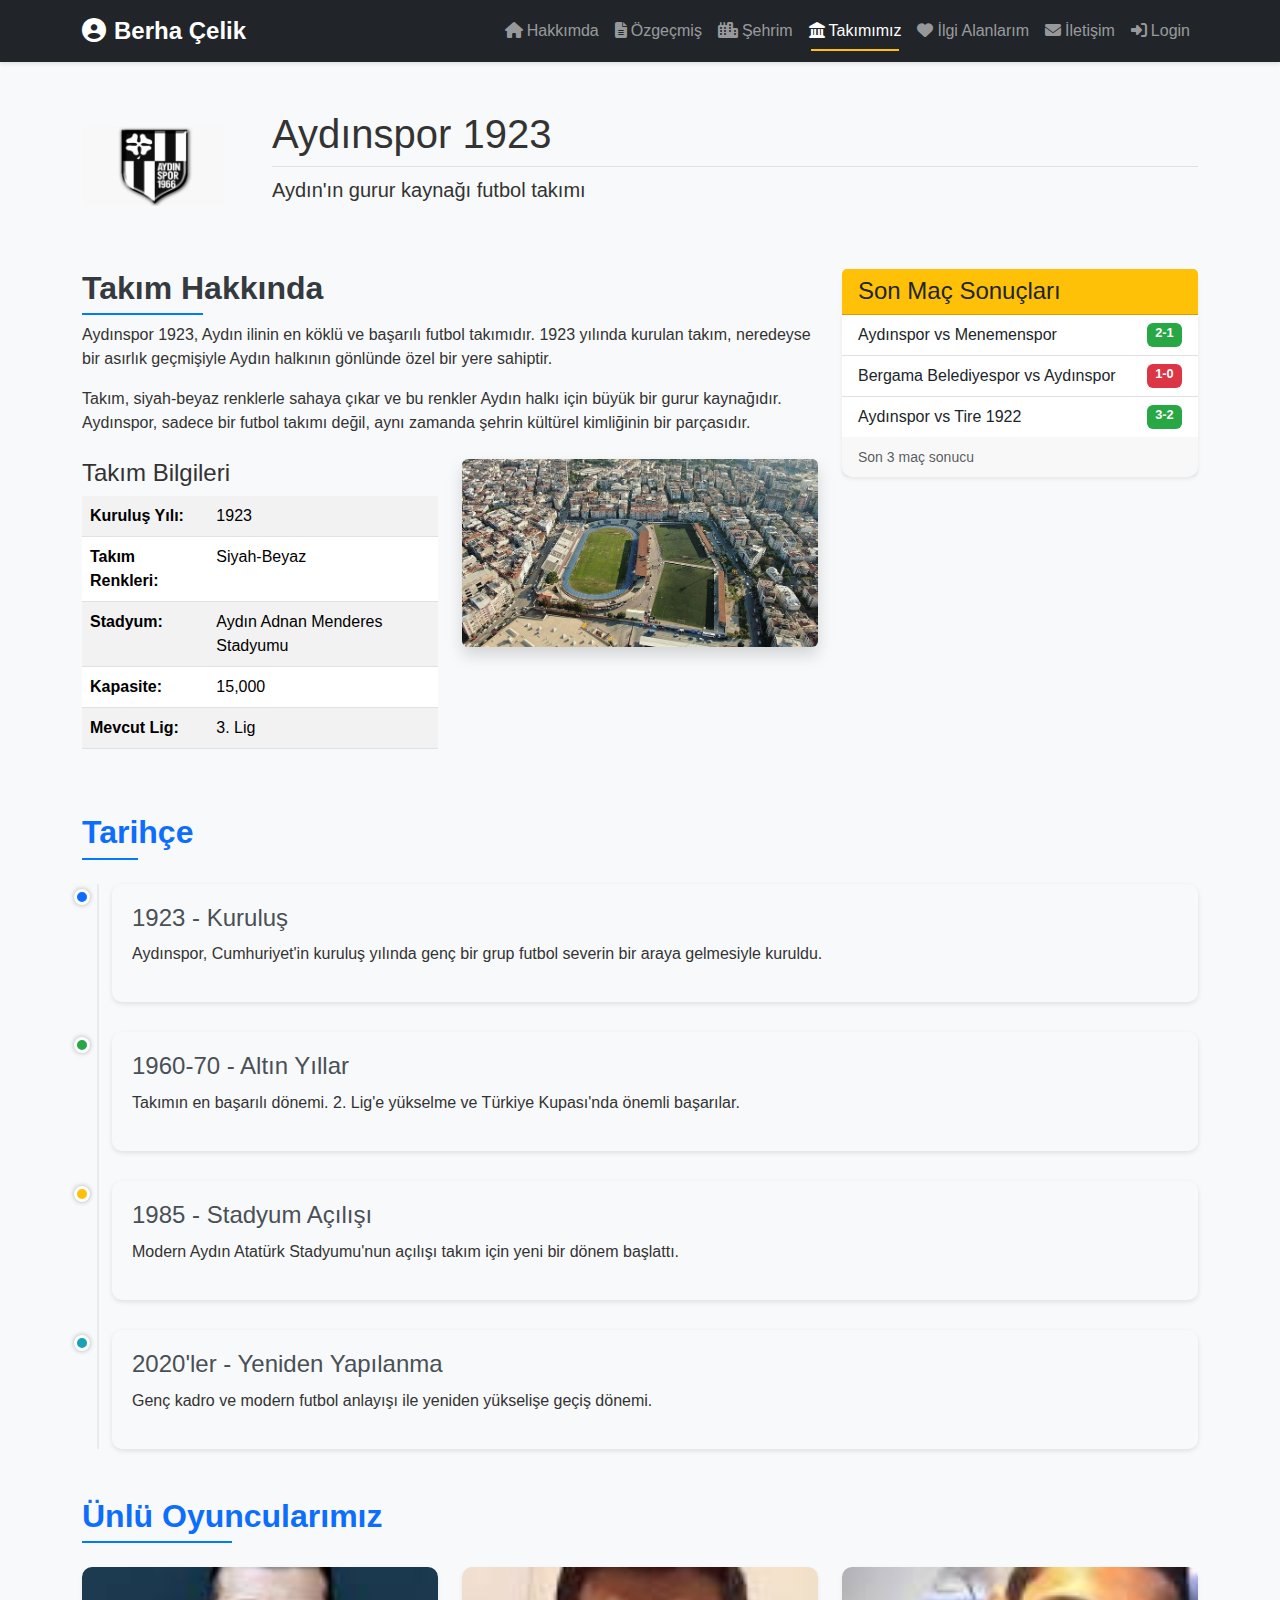
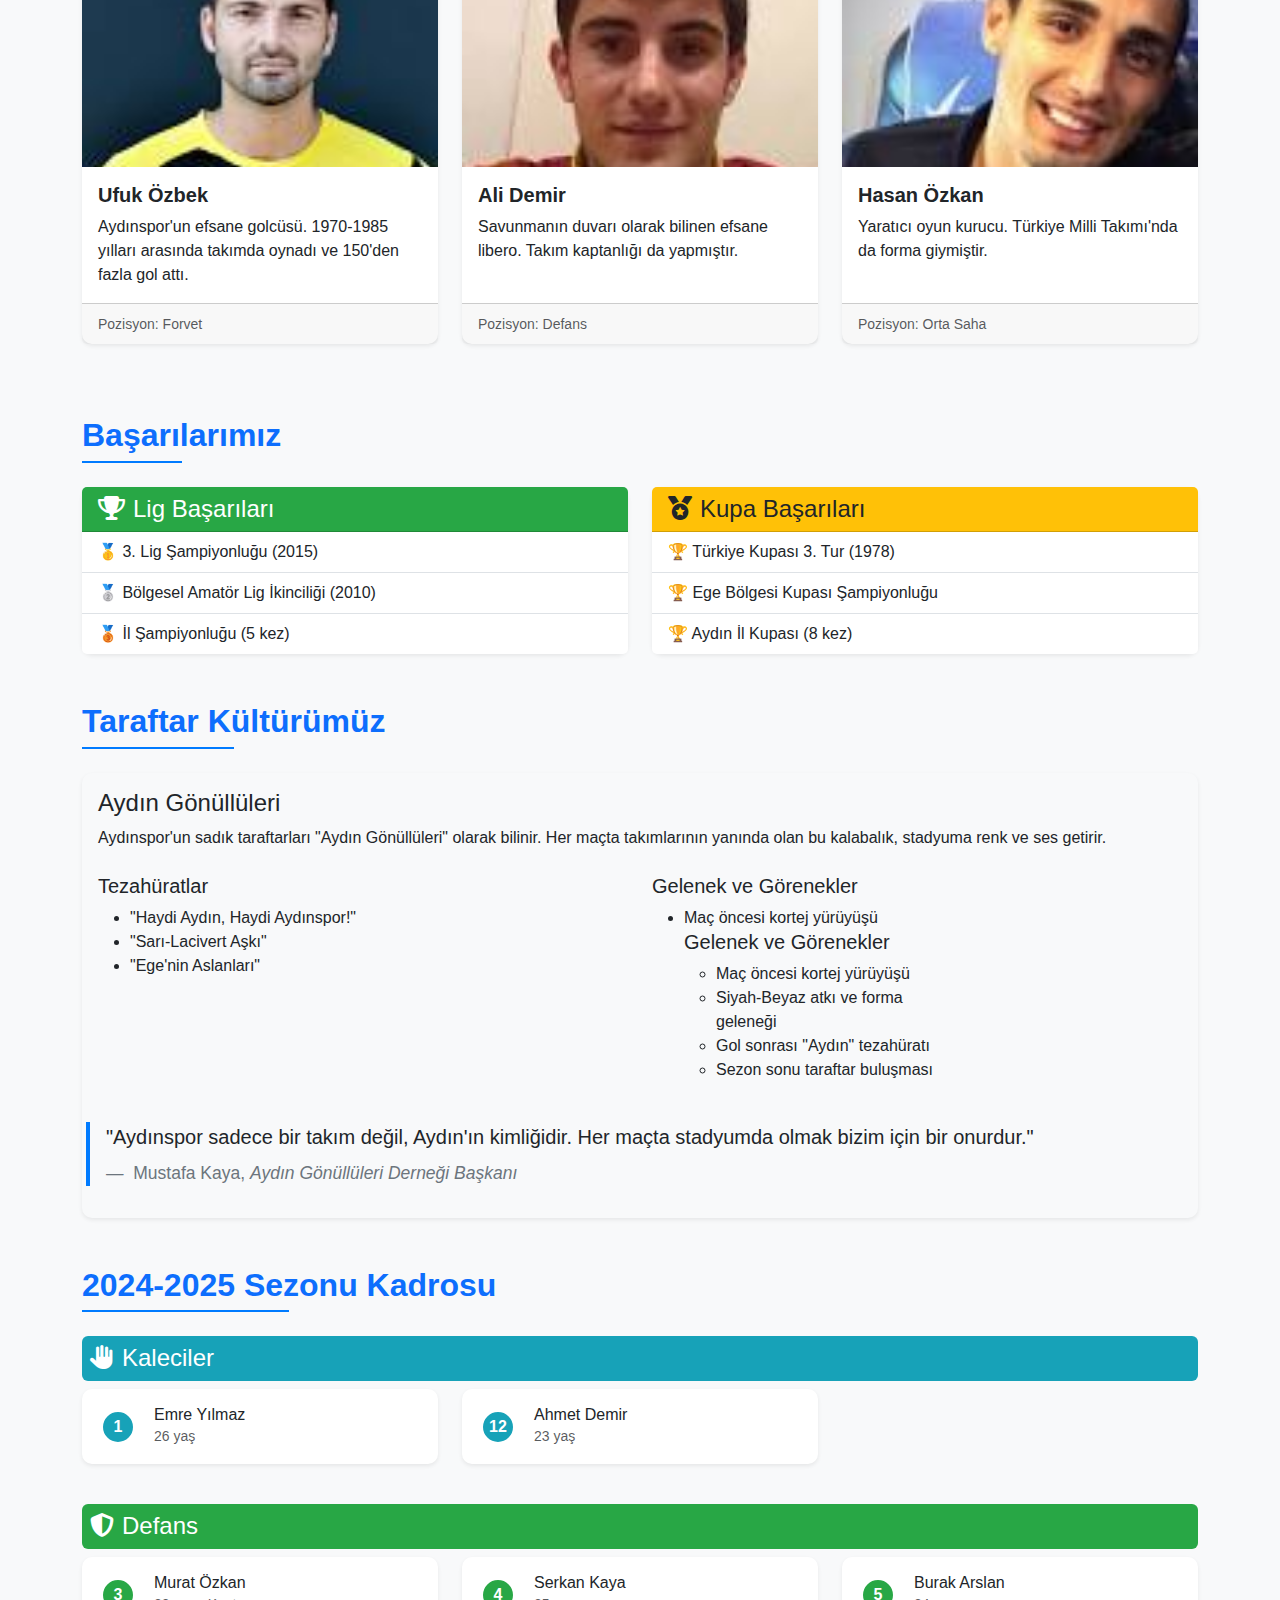
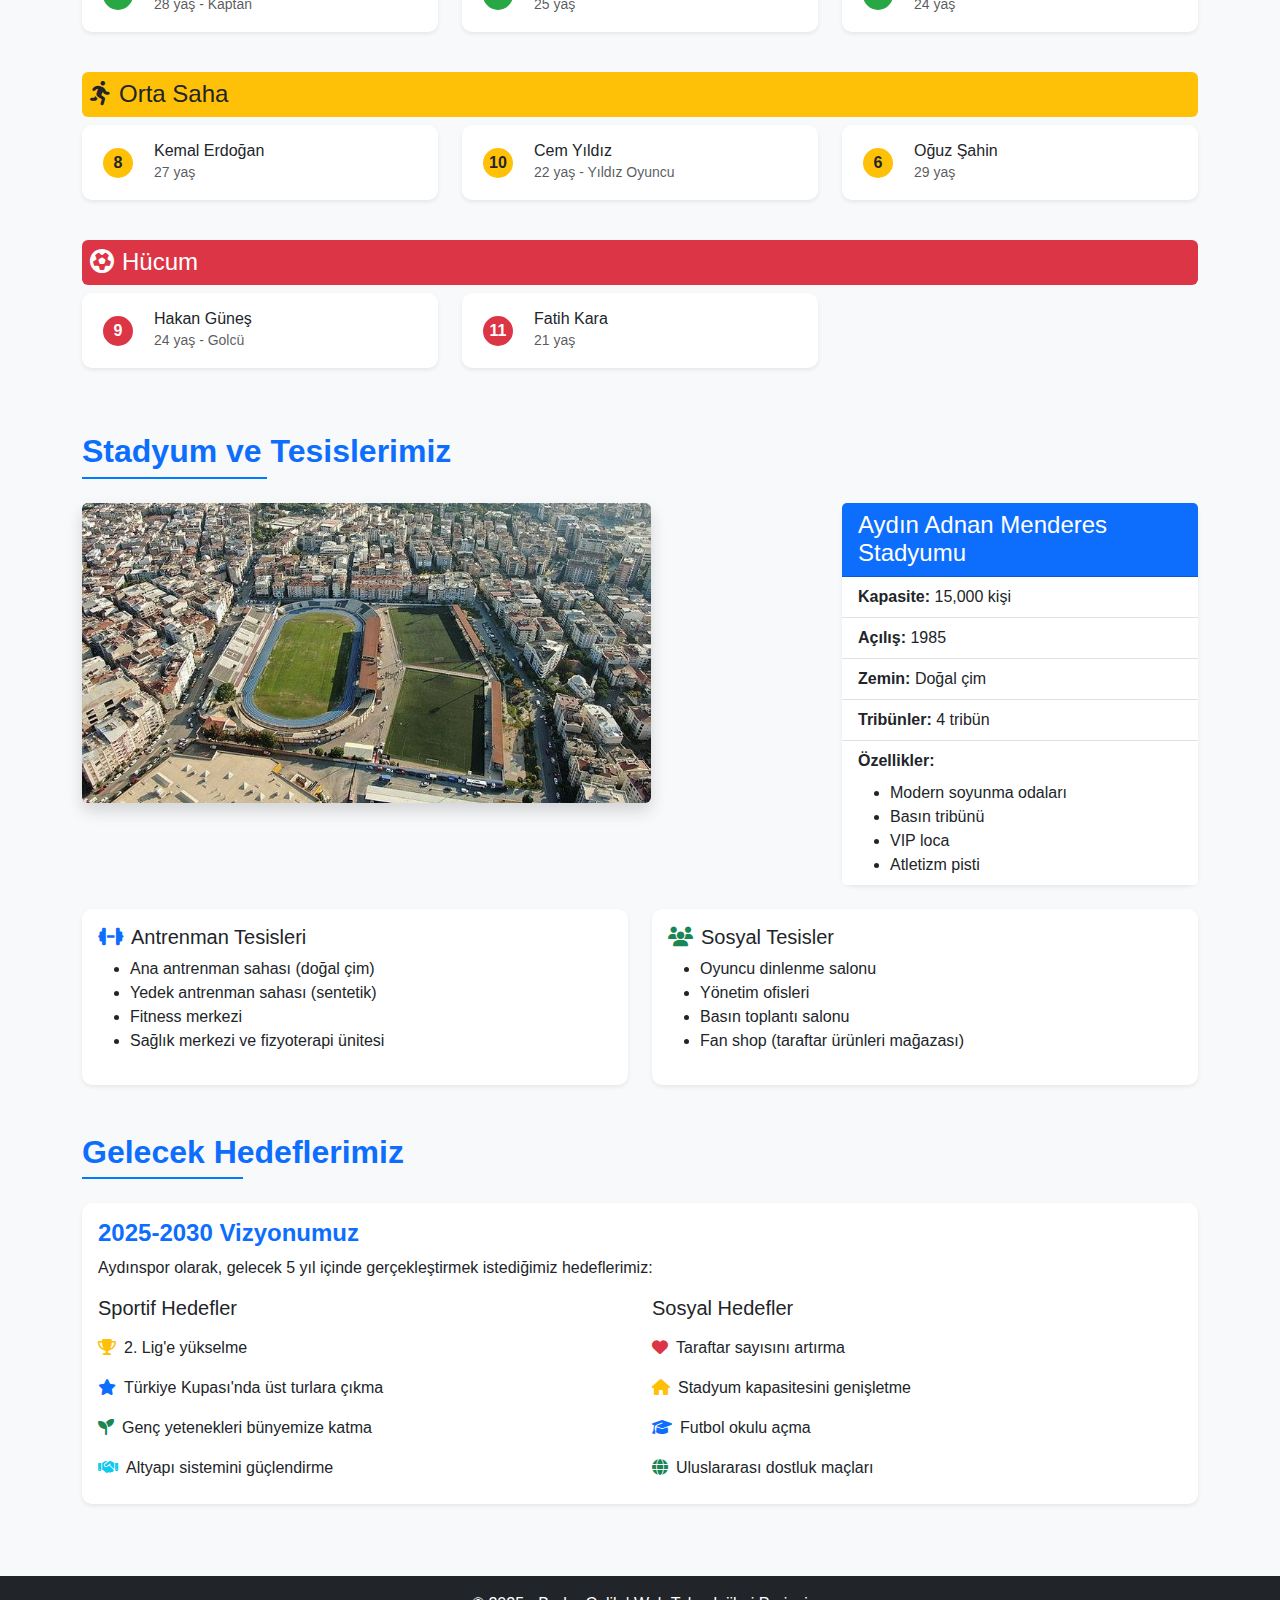
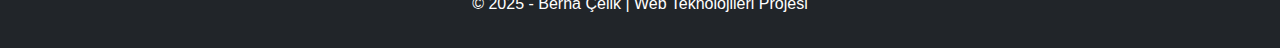
<file: takimimiz.html>
<!DOCTYPE html>
<html lang="tr">
<head>
    <meta charset="UTF-8">
    <meta name="viewport" content="width=device-width, initial-scale=1.0">
    <title>Kişisel Web Sitem - Takımımız</title>
    <!-- Bootstrap CSS -->
    <link href="https://cdn.jsdelivr.net/npm/bootstrap@5.3.2/dist/css/bootstrap.min.css" rel="stylesheet">
    <!-- Font Awesome (ikonlar için) -->
    <link rel="stylesheet" href="https://cdnjs.cloudflare.com/ajax/libs/font-awesome/6.4.0/css/all.min.css">
    <!-- Kendi CSS Dosyamız -->
    <link rel="stylesheet" href="css/style.css">
</head>
<body>
    <header>
        <nav class="navbar navbar-expand-lg navbar-dark bg-dark">
            <div class="container">
                <a class="navbar-brand" href="index.html">
                    <i class="fas fa-user-circle me-2"></i>Berha Çelik
                </a>
                
                <!-- Mobil görünüm için hamburger menü -->
                <button class="navbar-toggler" type="button" data-bs-toggle="collapse" data-bs-target="#navbarNav">
                    <span class="navbar-toggler-icon"></span>
                </button>
                
                <!-- Navbar Linkleri -->
                <div class="collapse navbar-collapse" id="navbarNav">
                    <ul class="navbar-nav ms-auto">
                        <li class="nav-item">
                            <a class="nav-link" href="index.html">
                                <i class="fas fa-home me-1"></i>Hakkımda
                            </a>
                        </li>
                        <li class="nav-item">
                            <a class="nav-link" href="ozgecmis.html">
                                <i class="fas fa-file-alt me-1"></i>Özgeçmiş
                            </a>
                        </li>
                        <li class="nav-item">
                            <a class="nav-link" href="sehrim.html">
                                <i class="fas fa-city me-1"></i>Şehrim
                            </a>
                        </li>
                        <li class="nav-item">
                            <a class="nav-link active" href="takimimiz.html">
                                <i class="fas fa-landmark me-1"></i>Takımımız
                            </a>
                        </li>
                        <li class="nav-item">
                            <a class="nav-link" href="ilgi-alanlarim.html">
                                <i class="fas fa-heart me-1"></i>İlgi Alanlarım
                            </a>
                        </li>
                        <li class="nav-item">
                            <a class="nav-link" href="iletisim.html">
                                <i class="fas fa-envelope me-1"></i>İletişim
                            </a>
                        </li>
                        <li class="nav-item">
                            <a class="nav-link" href="login.html">
                                <i class="fas fa-sign-in-alt me-1"></i>Login
                            </a>
                        </li>
                    </ul>
                </div>
            </div>
        </nav>
    </header>
    
<main>
    <div class="container my-5">
        <header class="mb-5">
            <div class="row align-items-center">
                <div class="col-md-2">
                    <img src="img/aydinspor-logo.webp" alt="Aydınspor Logo" class="img-fluid">
                </div>
                <div class="col-md-10">
                    <h1 class="border-bottom pb-2">Aydınspor 1923</h1>
                    <p class="lead">Aydın'ın gurur kaynağı futbol takımı</p>
                </div>
            </div>
        </header>
        
        <!-- Takım Tanıtımı -->
        <section id="takim-tanitim" class="mb-5">
            <div class="row">
                <div class="col-lg-8">
                    <h2>Takım Hakkında</h2>
                    <p>Aydınspor 1923, Aydın ilinin en köklü ve başarılı futbol takımıdır. 1923 yılında kurulan takım, neredeyse bir asırlık geçmişiyle Aydın halkının gönlünde özel bir yere sahiptir.</p>
                    
                    <p>Takım, siyah-beyaz renklerle sahaya çıkar ve bu renkler Aydın halkı için büyük bir gurur kaynağıdır. Aydınspor, sadece bir futbol takımı değil, aynı zamanda şehrin kültürel kimliğinin bir parçasıdır.</p>
                    
                    <div class="row mt-4">
                        <div class="col-md-6">
                            <h4>Takım Bilgileri</h4>
                            <table class="table table-striped">
                                <tr>
                                    <td><strong>Kuruluş Yılı:</strong></td>
                                    <td>1923</td>
                                </tr>
                                <tr>
                                    <td><strong>Takım Renkleri:</strong></td>
                                    <td>Siyah-Beyaz</td>
                                </tr>
                                <tr>
                                    <td><strong>Stadyum:</strong></td>
                                    <td>Aydın Adnan Menderes Stadyumu</td>
                                </tr>
                                <tr>
                                    <td><strong>Kapasite:</strong></td>
                                    <td>15,000</td>
                                </tr>
                                <tr>
                                    <td><strong>Mevcut Lig:</strong></td>
                                    <td>3. Lig</td>
                                </tr>
                            </table>
                        </div>
                        <div class="col-md-6">
                            <img src="img/aydin-stadyum.jpeg" alt="Aydın Adnan Mendreres Stadyumu" class="img-fluid rounded shadow">
                        </div>
                    </div>
                </div>
                
                <div class="col-lg-4">
                    <div class="card shadow-sm">
                        <div class="card-header bg-warning text-dark">
                            <h4 class="my-0">Son Maç Sonuçları</h4>
                        </div>
                        <div class="list-group list-group-flush">
                            <li class="list-group-item d-flex justify-content-between">
                                <span>Aydınspor vs Menemenspor</span>
                                <span class="badge bg-success">2-1</span>
                            </li>
                            <li class="list-group-item d-flex justify-content-between">
                                <span>Bergama Belediyespor vs Aydınspor</span>
                                <span class="badge bg-danger">1-0</span>
                            </li>
                            <li class="list-group-item d-flex justify-content-between">
                                <span>Aydınspor vs Tire 1922</span>
                                <span class="badge bg-success">3-2</span>
                            </li>
                        </div>
                        <div class="card-footer">
                            <small class="text-muted">Son 3 maç sonucu</small>
                        </div>
                    </div>
                </div>
            </div>
        </section>
        
        <!-- Tarihçe -->
        <section id="tarihce" class="mb-5">
            <h2 class="text-primary mb-4">Tarihçe</h2>
            
            <div class="timeline">
                <div class="timeline-item">
                    <div class="timeline-marker bg-primary"></div>
                    <div class="timeline-content">
                        <h4>1923 - Kuruluş</h4>
                        <p>Aydınspor, Cumhuriyet'in kuruluş yılında genç bir grup futbol severin bir araya gelmesiyle kuruldu.</p>
                    </div>
                </div>
                
                <div class="timeline-item">
                    <div class="timeline-marker bg-success"></div>
                    <div class="timeline-content">
                        <h4>1960-70 - Altın Yıllar</h4>
                        <p>Takımın en başarılı dönemi. 2. Lig'e yükselme ve Türkiye Kupası'nda önemli başarılar.</p>
                    </div>
                </div>
                
                <div class="timeline-item">
                    <div class="timeline-marker bg-warning"></div>
                    <div class="timeline-content">
                        <h4>1985 - Stadyum Açılışı</h4>
                        <p>Modern Aydın Atatürk Stadyumu'nun açılışı takım için yeni bir dönem başlattı.</p>
                    </div>
                </div>
                
                <div class="timeline-item">
                    <div class="timeline-marker bg-info"></div>
                    <div class="timeline-content">
                        <h4>2020'ler - Yeniden Yapılanma</h4>
                        <p>Genç kadro ve modern futbol anlayışı ile yeniden yükselişe geçiş dönemi.</p>
                    </div>
                </div>
            </div>
        </section>
        
        <!-- Ünlü Oyuncular -->
        <section id="unlu-oyuncular" class="mb-5">
            <h2 class="text-primary mb-4">Ünlü Oyuncularımız</h2>
            
            <div class="row">
                <div class="col-md-4 mb-4">
                    <div class="card h-100 shadow-sm">
                        <img src="img/oyuncu1.jpeg" class="card-img-top" alt="Oyuncu 1">
                        <div class="card-body">
                            <h5 class="card-title">Ufuk Özbek</h5>
                            <p class="card-text">Aydınspor'un efsane golcüsü. 1970-1985 yılları arasında takımda oynadı ve 150'den fazla gol attı.</p>
                        </div>
                        <div class="card-footer">
                            <small class="text-muted">Pozisyon: Forvet</small>
                        </div>
                    </div>
                </div>
                
                <div class="col-md-4 mb-4">
                    <div class="card h-100 shadow-sm">
                        <img src="img/oyuncu2.jpeg" class="card-img-top" alt="Oyuncu 2">
                        <div class="card-body">
                            <h5 class="card-title">Ali Demir</h5>
                            <p class="card-text">Savunmanın duvarı olarak bilinen efsane libero. Takım kaptanlığı da yapmıştır.</p>
                        </div>
                        <div class="card-footer">
                            <small class="text-muted">Pozisyon: Defans</small>
                        </div>
                    </div>
                </div>
                
                <div class="col-md-4 mb-4">
                    <div class="card h-100 shadow-sm">
                        <img src="img/oyuncu3.jpeg" class="card-img-top" alt="Oyuncu 3">
                        <div class="card-body">
                            <h5 class="card-title">Hasan Özkan</h5>
                            <p class="card-text">Yaratıcı oyun kurucu. Türkiye Milli Takımı'nda da forma giymiştir.</p>
                        </div>
                        <div class="card-footer">
                            <small class="text-muted">Pozisyon: Orta Saha</small>
                        </div>
                    </div>
                </div>
            </div>
        </section>
        
        <!-- Başarılar -->
        <section id="basarilar" class="mb-5">
            <h2 class="text-primary mb-4">Başarılarımız</h2>
            
            <div class="row">
                <div class="col-md-6">
                    <div class="card border-success shadow-sm">
                        <div class="card-header bg-success text-white">
                            <h4 class="my-0"><i class="fas fa-trophy me-2"></i>Lig Başarıları</h4>
                        </div>
                        <div class="list-group list-group-flush">
                            <li class="list-group-item">🥇 3. Lig Şampiyonluğu (2015)</li>
                            <li class="list-group-item">🥈 Bölgesel Amatör Lig İkinciliği (2010)</li>
                            <li class="list-group-item">🥉 İl Şampiyonluğu (5 kez)</li>
                        </div>
                    </div>
                </div>
                
                <div class="col-md-6">
                    <div class="card border-warning shadow-sm">
                        <div class="card-header bg-warning text-dark">
                            <h4 class="my-0"><i class="fas fa-medal me-2"></i>Kupa Başarıları</h4>
                        </div>
                        <div class="list-group list-group-flush">
                            <li class="list-group-item">🏆 Türkiye Kupası 3. Tur (1978)</li>
                            <li class="list-group-item">🏆 Ege Bölgesi Kupası Şampiyonluğu</li>
                            <li class="list-group-item">🏆 Aydın İl Kupası (8 kez)</li>
                        </div>
                    </div>
                </div>
            </div>
        </section>
        
        <!-- Taraftar Kültürü -->
        <section id="taraftar" class="mb-5">
            <h2 class="text-primary mb-4">Taraftar Kültürümüz</h2>
            
            <div class="card bg-light shadow-sm">
                <div class="card-body">
                    <h4>Aydın Gönüllüleri</h4>
                    <p>Aydınspor'un sadık taraftarları "Aydın Gönüllüleri" olarak bilinir. Her maçta takımlarının yanında olan bu kalabalık, stadyuma renk ve ses getirir.</p>
                    
                    <div class="row mt-4">
                        <div class="col-md-6">
                            <h5>Tezahüratlar</h5>
                            <ul>
                                <li>"Haydi Aydın, Haydi Aydınspor!"</li>
                                <li>"Sarı-Lacivert Aşkı"</li>
                                <li>"Ege'nin Aslanları"</li>
                            </ul>
                        </div>
                        <div class="col-md-6">
                            <h5>Gelenek ve Görenekler</h5>
                            <ul>
                                <li>Maç öncesi kortej yürüyüşü
                                    <div class="col-md-6">
                            <h5>Gelenek ve Görenekler</h5>
                            <ul>
                                <li>Maç öncesi kortej yürüyüşü</li>
                                <li>Siyah-Beyaz atkı ve forma geleneği</li>
                                <li>Gol sonrası "Aydın" tezahüratı</li>
                                <li>Sezon sonu taraftar buluşması</li>
                            </ul>
                        </div>
                    </div>
                    
                    <blockquote class="blockquote mt-4">
                        <p class="mb-0">"Aydınspor sadece bir takım değil, Aydın'ın kimliğidir. Her maçta stadyumda olmak bizim için bir onurdur."</p>
                        <footer class="blockquote-footer mt-2">
                            Mustafa Kaya, <cite title="Taraftar Derneği Başkanı">Aydın Gönüllüleri Derneği Başkanı</cite>
                        </footer>
                    </blockquote>
                </div>
            </div>
        </section>
        
        <!-- Mevcut Kadro -->
        <section id="kadro" class="mb-5">
            <h2 class="text-primary mb-4">2024-2025 Sezonu Kadrosu</h2>
            
            <!-- Kaleciler -->
            <div class="mb-4">
                <h4 class="bg-info text-white p-2 rounded">
                    <i class="fas fa-hand-paper me-2"></i>Kaleciler
                </h4>
                <div class="row">
                    <div class="col-md-4 mb-3">
                        <div class="card shadow-sm">
                            <div class="card-body">
                                <div class="d-flex align-items-center">
                                    <div class="bg-info text-white rounded-circle d-flex align-items-center justify-content-center me-3" style="width: 40px; height: 40px;">
                                        <strong>1</strong>
                                    </div>
                                    <div>
                                        <h6 class="mb-0">Emre Yılmaz</h6>
                                        <small class="text-muted">26 yaş</small>
                                    </div>
                                </div>
                            </div>
                        </div>
                    </div>
                    <div class="col-md-4 mb-3">
                        <div class="card shadow-sm">
                            <div class="card-body">
                                <div class="d-flex align-items-center">
                                    <div class="bg-info text-white rounded-circle d-flex align-items-center justify-content-center me-3" style="width: 40px; height: 40px;">
                                        <strong>12</strong>
                                    </div>
                                    <div>
                                        <h6 class="mb-0">Ahmet Demir</h6>
                                        <small class="text-muted">23 yaş</small>
                                    </div>
                                </div>
                            </div>
                        </div>
                    </div>
                </div>
            </div>
            
            <!-- Defans Oyuncuları -->
            <div class="mb-4">
                <h4 class="bg-success text-white p-2 rounded">
                    <i class="fas fa-shield-alt me-2"></i>Defans
                </h4>
                <div class="row">
                    <div class="col-md-4 mb-3">
                        <div class="card shadow-sm">
                            <div class="card-body">
                                <div class="d-flex align-items-center">
                                    <div class="bg-success text-white rounded-circle d-flex align-items-center justify-content-center me-3" style="width: 40px; height: 40px;">
                                        <strong>3</strong>
                                    </div>
                                    <div>
                                        <h6 class="mb-0">Murat Özkan</h6>
                                        <small class="text-muted">28 yaş - Kaptan</small>
                                    </div>
                                </div>
                            </div>
                        </div>
                    </div>
                    <div class="col-md-4 mb-3">
                        <div class="card shadow-sm">
                            <div class="card-body">
                                <div class="d-flex align-items-center">
                                    <div class="bg-success text-white rounded-circle d-flex align-items-center justify-content-center me-3" style="width: 40px; height: 40px;">
                                        <strong>4</strong>
                                    </div>
                                    <div>
                                        <h6 class="mb-0">Serkan Kaya</h6>
                                        <small class="text-muted">25 yaş</small>
                                    </div>
                                </div>
                            </div>
                        </div>
                    </div>
                    <div class="col-md-4 mb-3">
                        <div class="card shadow-sm">
                            <div class="card-body">
                                <div class="d-flex align-items-center">
                                    <div class="bg-success text-white rounded-circle d-flex align-items-center justify-content-center me-3" style="width: 40px; height: 40px;">
                                        <strong>5</strong>
                                    </div>
                                    <div>
                                        <h6 class="mb-0">Burak Arslan</h6>
                                        <small class="text-muted">24 yaş</small>
                                    </div>
                                </div>
                            </div>
                        </div>
                    </div>
                </div>
            </div>
            
            <!-- Orta Saha -->
            <div class="mb-4">
                <h4 class="bg-warning text-dark p-2 rounded">
                    <i class="fas fa-running me-2"></i>Orta Saha
                </h4>
                <div class="row">
                    <div class="col-md-4 mb-3">
                        <div class="card shadow-sm">
                            <div class="card-body">
                                <div class="d-flex align-items-center">
                                    <div class="bg-warning text-dark rounded-circle d-flex align-items-center justify-content-center me-3" style="width: 40px; height: 40px;">
                                        <strong>8</strong>
                                    </div>
                                    <div>
                                        <h6 class="mb-0">Kemal Erdoğan</h6>
                                        <small class="text-muted">27 yaş</small>
                                    </div>
                                </div>
                            </div>
                        </div>
                    </div>
                    <div class="col-md-4 mb-3">
                        <div class="card shadow-sm">
                            <div class="card-body">
                                <div class="d-flex align-items-center">
                                    <div class="bg-warning text-dark rounded-circle d-flex align-items-center justify-content-center me-3" style="width: 40px; height: 40px;">
                                        <strong>10</strong>
                                    </div>
                                    <div>
                                        <h6 class="mb-0">Cem Yıldız</h6>
                                        <small class="text-muted">22 yaş - Yıldız Oyuncu</small>
                                    </div>
                                </div>
                            </div>
                        </div>
                    </div>
                    <div class="col-md-4 mb-3">
                        <div class="card shadow-sm">
                            <div class="card-body">
                                <div class="d-flex align-items-center">
                                    <div class="bg-warning text-dark rounded-circle d-flex align-items-center justify-content-center me-3" style="width: 40px; height: 40px;">
                                        <strong>6</strong>
                                    </div>
                                    <div>
                                        <h6 class="mb-0">Oğuz Şahin</h6>
                                        <small class="text-muted">29 yaş</small>
                                    </div>
                                </div>
                            </div>
                        </div>
                    </div>
                </div>
            </div>
            
            <!-- Hücum -->
            <div class="mb-4">
                <h4 class="bg-danger text-white p-2 rounded">
                    <i class="fas fa-futbol me-2"></i>Hücum
                </h4>
                <div class="row">
                    <div class="col-md-4 mb-3">
                        <div class="card shadow-sm">
                            <div class="card-body">
                                <div class="d-flex align-items-center">
                                    <div class="bg-danger text-white rounded-circle d-flex align-items-center justify-content-center me-3" style="width: 40px; height: 40px;">
                                        <strong>9</strong>
                                    </div>
                                    <div>
                                        <h6 class="mb-0">Hakan Güneş</h6>
                                        <small class="text-muted">24 yaş - Golcü</small>
                                    </div>
                                </div>
                            </div>
                        </div>
                    </div>
                    <div class="col-md-4 mb-3">
                        <div class="card shadow-sm">
                            <div class="card-body">
                                <div class="d-flex align-items-center">
                                    <div class="bg-danger text-white rounded-circle d-flex align-items-center justify-content-center me-3" style="width: 40px; height: 40px;">
                                        <strong>11</strong>
                                    </div>
                                    <div>
                                        <h6 class="mb-0">Fatih Kara</h6>
                                        <small class="text-muted">21 yaş</small>
                                    </div>
                                </div>
                            </div>
                        </div>
                    </div>
                </div>
            </div>
        </section>
        
        <!-- Stadyum ve Tesisler -->
        <section id="stadyum" class="mb-5">
            <h2 class="text-primary mb-4">Stadyum ve Tesislerimiz</h2>
            
            <div class="row">
                <div class="col-md-8 mb-4">
                    <img src="img/aydin-stadyum.jpeg" alt="Aydın Adnan Menderes Stadyumu" class="img-fluid rounded shadow">
                </div>
                <div class="col-md-4">
                    <div class="card shadow-sm">
                        <div class="card-header bg-primary text-white">
                            <h4 class="my-0">Aydın Adnan Menderes Stadyumu</h4>
                        </div>
                        <div class="list-group list-group-flush">
                            <li class="list-group-item">
                                <strong>Kapasite:</strong> 15,000 kişi
                            </li>
                            <li class="list-group-item">
                                <strong>Açılış:</strong> 1985
                            </li>
                            <li class="list-group-item">
                                <strong>Zemin:</strong> Doğal çim
                            </li>
                            <li class="list-group-item">
                                <strong>Tribünler:</strong> 4 tribün
                            </li>
                            <li class="list-group-item">
                                <strong>Özellikler:</strong> 
                                <ul class="mt-2 mb-0">
                                    <li>Modern soyunma odaları</li>
                                    <li>Basın tribünü</li>
                                    <li>VIP loca</li>
                                    <li>Atletizm pisti</li>
                                </ul>
                            </li>
                        </div>
                    </div>
                </div>
            </div>
            
            <div class="row mt-4">
                <div class="col-md-6">
                    <div class="card shadow-sm">
                        <div class="card-body">
                            <h5><i class="fas fa-dumbbell text-primary me-2"></i>Antrenman Tesisleri</h5>
                            <ul>
                                <li>Ana antrenman sahası (doğal çim)</li>
                                <li>Yedek antrenman sahası (sentetik)</li>
                                <li>Fitness merkezi</li>
                                <li>Sağlık merkezi ve fizyoterapi ünitesi</li>
                            </ul>
                        </div>
                    </div>
                </div>
                
                <div class="col-md-6">
                    <div class="card shadow-sm">
                        <div class="card-body">
                            <h5><i class="fas fa-users text-success me-2"></i>Sosyal Tesisler</h5>
                            <ul>
                                <li>Oyuncu dinlenme salonu</li>
                                <li>Yönetim ofisleri</li>
                                <li>Basın toplantı salonu</li>
                                <li>Fan shop (taraftar ürünleri mağazası)</li>
                            </ul>
                        </div>
                    </div>
                </div>
            </div>
        </section>
        
        <!-- Gelecek Hedefler -->
        <section id="hedefler" class="mb-5">
            <h2 class="text-primary mb-4">Gelecek Hedeflerimiz</h2>
            
            <div class="card border-primary shadow-sm">
                <div class="card-body">
                    <h4 class="card-title text-primary">2025-2030 Vizyonumuz</h4>
                    <p class="card-text">Aydınspor olarak, gelecek 5 yıl içinde gerçekleştirmek istediğimiz hedeflerimiz:</p>
                    
                    <div class="row">
                        <div class="col-md-6">
                            <h5>Sportif Hedefler</h5>
                            <ul class="list-group list-group-flush">
                                <li class="list-group-item border-0 ps-0">
                                    <i class="fas fa-trophy text-warning me-2"></i>2. Lig'e yükselme
                                </li>
                                <li class="list-group-item border-0 ps-0">
                                    <i class="fas fa-star text-primary me-2"></i>Türkiye Kupası'nda üst turlara çıkma
                                </li>
                                <li class="list-group-item border-0 ps-0">
                                    <i class="fas fa-seedling text-success me-2"></i>Genç yetenekleri bünyemize katma
                                </li>
                                <li class="list-group-item border-0 ps-0">
                                    <i class="fas fa-handshake text-info me-2"></i>Altyapı sistemini güçlendirme
                                </li>
                            </ul>
                        </div>
                        
                        <div class="col-md-6">
                            <h5>Sosyal Hedefler</h5>
                            <ul class="list-group list-group-flush">
                                <li class="list-group-item border-0 ps-0">
                                    <i class="fas fa-heart text-danger me-2"></i>Taraftar sayısını artırma
                                </li>
                                <li class="list-group-item border-0 ps-0">
                                    <i class="fas fa-home text-warning me-2"></i>Stadyum kapasitesini genişletme
                                </li>
                                <li class="list-group-item border-0 ps-0">
                                    <i class="fas fa-graduation-cap text-primary me-2"></i>Futbol okulu açma
                                </li>
                                <li class="list-group-item border-0 ps-0">
                                    <i class="fas fa-globe text-success me-2"></i>Uluslararası dostluk maçları
                                </li>
                            </ul>
                        </div>
                    </div>
                </div>
            </div>
        </section>
    </div>
</main>
    
    <footer class="py-3 mt-4 bg-dark text-white">
        <div class="container text-center">
            <p>&copy; 2025 - Berha Çelik | Web Teknolojileri Projesi</p>
        </div>
    </footer>
    
    <!-- Bootstrap JS -->
    <script src="https://cdn.jsdelivr.net/npm/bootstrap@5.3.2/dist/js/bootstrap.bundle.min.js"></script>
    <!-- Kendi JS Dosyamız -->
    <script src="js/script.js"></script>
</body>
</html>
</file>
<file: css/style.css>
/* Genel Stiller */
body {
    font-family: 'Segoe UI', Tahoma, Geneva, Verdana, sans-serif;
    background-color: #f8f9fa;
    color: #333;
    min-height: 100vh;
    display: flex;
    flex-direction: column;
}

main {
    flex: 1;
}

/* Navbar Stilleri */
.navbar {
    box-shadow: 0 2px 4px rgba(0, 0, 0, 0.1);
}

.navbar-brand {
    font-weight: 700;
    font-size: 1.5rem;
}

.nav-link {
    font-weight: 500;
    transition: all 0.3s ease;
    position: relative;
}

.nav-link:hover {
    color: #ffc107 !important;
}

/* Aktif nav-link için alt çizgi efekti */
.nav-link.active::after {
    content: '';
    position: absolute;
    width: 80%;
    height: 2px;
    background-color: #ffc107;
    bottom: 0;
    left: 10%;
}

/* Ana Sayfa Stilleri */
.display-4 {
    font-weight: 700;
    color: #343a40;
}

/* Profil Resmi Stilleri */
.rounded-circle {
    border: 5px solid #fff;
    transition: transform 0.3s ease;
}

.rounded-circle:hover {
    transform: scale(1.05);
}

/* Kart Stilleri */
.card {
    transition: transform 0.3s ease, box-shadow 0.3s ease;
    border: none;
    border-radius: 10px;
}

.card:hover {
    transform: translateY(-5px);
    box-shadow: 0 10px 20px rgba(0, 0, 0, 0.1) !important;
}

.card-title {
    font-weight: 600;
}

.card-img-top {
    height: 200px;
    object-fit: cover;
    border-top-left-radius: 10px;
    border-top-right-radius: 10px;
}

/* Başlık Stilleri */
h2 {
    font-weight: 700;
    color: #343a40;
}

/* Sosyal Medya Butonları */
.btn-outline-dark:hover, .btn-outline-primary:hover, .btn-outline-danger:hover {
    transform: translateY(-3px);
}

/* Footer Stilleri */
footer {
    margin-top: auto; /* Sayfanın en altında kalması için */
}

/* Responsive Ayarlamalar */
@media (max-width: 767.98px) {
    .display-4 {
        font-size: 2.5rem;
    }
    
    .rounded-circle {
        max-width: 200px;
        margin: 0 auto;
        display: block;
    }
}

/* Özgeçmiş Sayfası Stilleri */
section {
    margin-bottom: 3rem;
}

section h2 {
    position: relative;
    display: inline-block;
    padding-bottom: 0.5rem;
}

section h2::after {
    content: '';
    position: absolute;
    width: 50%;
    height: 2px;
    background-color: #007bff;
    bottom: 0;
    left: 0;
}

section article h3 {
    color: #343a40;
    font-weight: 600;
    font-size: 1.3rem;
    margin-bottom: 0.5rem;
}

/* Eğitim ve proje bölümleri için zaman çizgisi efekti */
#egitim article, #projeler article {
    position: relative;
    border-left: 2px solid #e9ecef;
    padding-left: 1.5rem;
}

#egitim article::before, #projeler article::before {
    content: '';
    position: absolute;
    width: 12px;
    height: 12px;
    background-color: #007bff;
    border-radius: 50%;
    left: -7px;
    top: 10px;
}

/* Beceriler için stil */
#beceriler article h3 {
    border-bottom: 1px solid #e9ecef;
    padding-bottom: 0.5rem;
    margin-bottom: 1rem;
}

#beceriler ul li {
    padding: 0.3rem 0;
}

/* Responsive ayarlar */
@media (max-width: 767.98px) {
    .d-flex.justify-content-between {
        flex-direction: column;
    }
    
    #egitim article, #projeler article {
        padding-left: 1rem;
    }
}

/* Takımımız Sayfası Stilleri */

/* Timeline stilleri */
.timeline {
    position: relative;
    padding-left: 30px;
}

.timeline::before {
    content: '';
    position: absolute;
    left: 15px;
    top: 0;
    bottom: 0;
    width: 2px;
    background-color: #e9ecef;
}

.timeline-item {
    position: relative;
    margin-bottom: 30px;
}

.timeline-marker {
    position: absolute;
    left: -38px;
    top: 5px;
    width: 16px;
    height: 16px;
    border-radius: 50%;
    border: 3px solid #fff;
    box-shadow: 0 0 5px rgba(0,0,0,0.3);
}

.timeline-content {
    background: #f8f9fa;
    padding: 20px;
    border-radius: 10px;
    box-shadow: 0 2px 5px rgba(0,0,0,0.1);
}

.timeline-content h4 {
    color: #495057;
    margin-bottom: 10px;
}

/* Kadro kartları */
.card .d-flex .rounded-circle {
    min-width: 40px;
    font-weight: bold;
}

/* Pozisyon renkleri */
.bg-info { background-color: #17a2b8 !important; }
.bg-success { background-color: #28a745 !important; }
.bg-warning { background-color: #ffc107 !important; }
.bg-danger { background-color: #dc3545 !important; }

/* Takım logosu */
header img {
    max-height: 80px;
}

/* Stadyum görseli */
#stadyum img {
    height: 300px;
    object-fit: cover;
}

/* Hover efektleri */
.card:hover {
    transform: translateY(-2px);
    transition: transform 0.3s ease;
}

/* Sosyal medya butonları */
.btn i {
    width: 20px;
    text-align: center;
}

/* Responsive ayarlar */
@media (max-width: 767.98px) {
    .timeline {
        padding-left: 20px;
    }
    
    .timeline::before {
        left: 10px;
    }
    
    .timeline-marker {
        left: -28px;
    }
    
    header .row {
        text-align: center;
    }
    
    header img {
        margin-bottom: 15px;
    }
}

/* İlgi Alanlarım Sayfası Stilleri */

/* Film kartları */
.movie-card {
    transition: transform 0.3s ease, box-shadow 0.3s ease;
}

.movie-card:hover {
    transform: translateY(-5px);
    box-shadow: 0 10px 20px rgba(0,0,0,0.15) !important;
}

.movie-card img {
    height: 300px;
    object-fit: cover;
}

/* Yükleniyor animasyonu */
.spinner-border {
    width: 3rem;
    height: 3rem;
}

/* Sözler için özel stil */
.blockquote {
    border-left: 4px solid #007bff;
    padding-left: 1rem;
}

/* Badge'ler için */
.badge {
    font-size: 0.8rem;
}

/* Responsive ayarlar */
@media (max-width: 767.98px) {
    .movie-card img {
        height: 250px;
    }
}

/* Login Sayfası Stilleri */
.login-container {
    min-height: 80vh;
    display: flex;
    align-items: center;
}

.login-card {
    border: none;
    border-radius: 15px;
}

.login-header {
    border-radius: 15px 15px 0 0 !important;
}

.form-control:focus {
    border-color: #0d6efd;
    box-shadow: 0 0 0 0.25rem rgba(13, 110, 253, 0.25);
}

.btn-primary {
    background: linear-gradient(45deg, #0d6efd, #0056b3);
    border: none;
    transition: all 0.3s ease;
}

.btn-primary:hover {
    transform: translateY(-2px);
    box-shadow: 0 5px 15px rgba(13, 110, 253, 0.3);
}

.input-group .btn {
    border-left: none;
}

/* Başarılı giriş animasyonu */
@keyframes success-bounce {
    0%, 20%, 60%, 100% {
        transform: translateY(0);
    }
    40% {
        transform: translateY(-20px);
    }
    80% {
        transform: translateY(-10px);
    }
}

.fa-check-circle {
    animation: success-bounce 2s ease-in-out;
}
</file>
